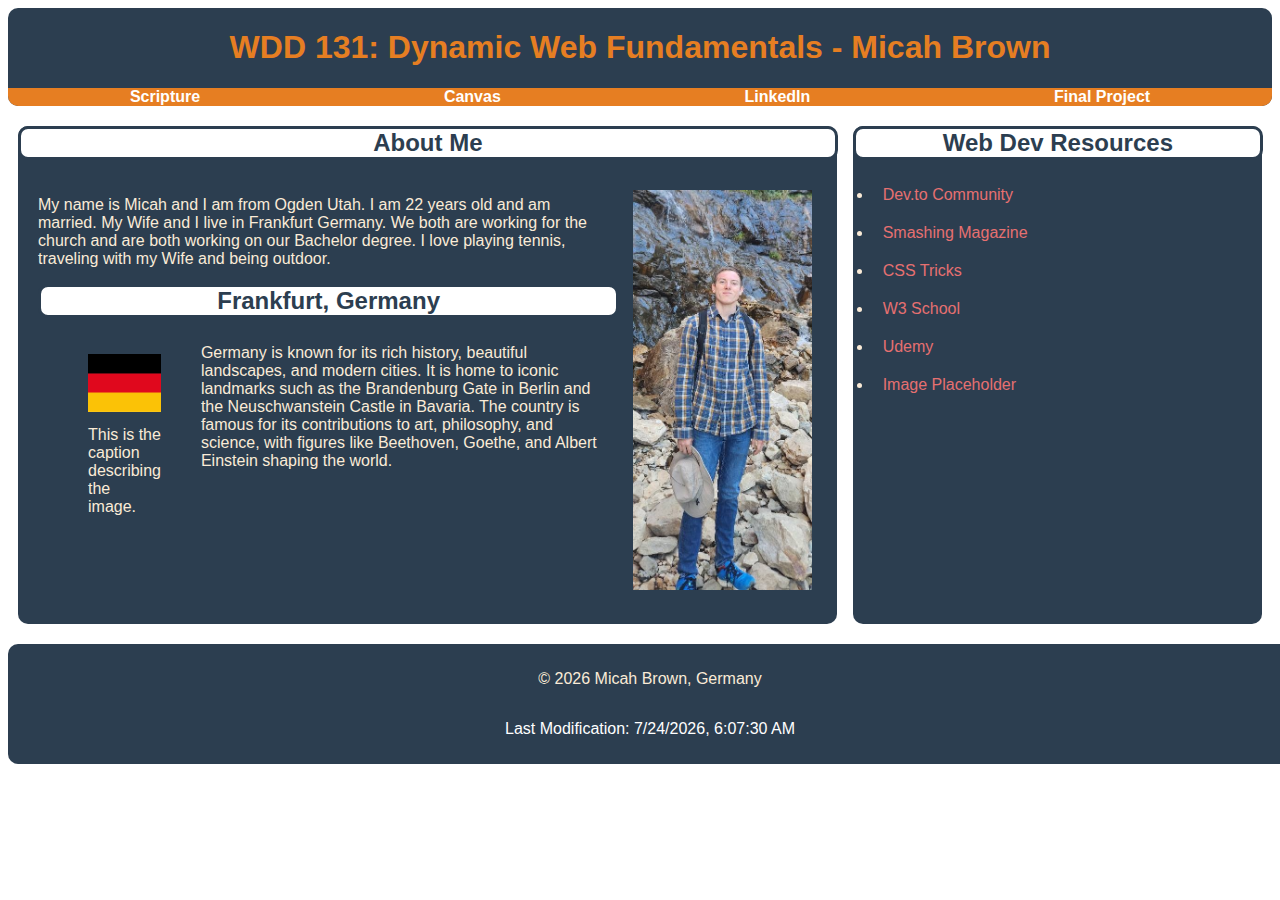
<file: index.html>
<!DOCTYPE html>
<html lang="en-US">
    <head>
        <meta charset="utf-8">
        <meta name="description" content="WDD 131 – Dynamic Web Fundamentals, Micah Brown, about me page showing the skills I learned previously">
        <meta name="author" content="Micah Brown">
        <meta name="viewport" content="width=device-width,initial-scale=1.0">
        <link rel="stylesheet" href="styles/base.css">
        <title>WDD 131 – Dynamic Web Fundamentals - Micah Brown</title>
        <script src="scripts/getdates.js" defer></script>
    </head>
    <body>
        <header>
            <h1>WDD 131: Dynamic Web Fundamentals - Micah Brown</h1>
            <nav class="navheader">
                <a href="https://www.churchofjesuschrist.org/study/scriptures/bofm/1-ne/3?lang=eng&id=p7#p7" target="_blank">Scripture</a>
                <a href="https://byupw.instructure.com/">Canvas</a>
                <a href="www.linkedin.com/in/micah-brown-8844892ba">LinkedIn</a>
                <a href="#">Final Project</a>
            </nav>
        </header>
        <main>
            <div class="cardcontainer">
                <section class="card">
                    <h2>About Me</h2>
                    <div class="aboutmecontainer">
                        <div>
                            <p>
                                My name is Micah and I am from Ogden Utah. I am 22 years old and am married. My Wife and I live in Frankfurt Germany.
                                We both are working for the church and are both working on our Bachelor degree. I love playing tennis, traveling with my Wife
                                and being outdoor.
                            </p>
                            <h2>Frankfurt, Germany</h2>
                            <div class="aboutme">
                                <figure>
                                    <img src="images/german-flag.png" alt="Country Flag">
                                    <figcaption>This is the caption describing the image.</figcaption>
                                </figure>
                                <p>
                                    Germany is known for its rich history, beautiful landscapes, and modern cities. 
                                    It is home to iconic landmarks such as the Brandenburg Gate in Berlin and the 
                                    Neuschwanstein Castle in Bavaria. The country is famous for its contributions to art, 
                                    philosophy, and science, with figures like Beethoven, Goethe, and Albert Einstein shaping the world.
                                </p>
                            </div>
                        </div>
                        <div>
                            <img src="images/profile.jpg" alt="Picture of Me">
                        </div>
                    </div>
                
                </section>
                <section class="card">
                    <h2>Web Dev Resources</h2>
                    <nav>
                        <ul>
                            <li><a href="#">Dev.to Community</a></li>
                            <li><a href="#">Smashing Magazine</a></li>
                            <li><a href="#">CSS Tricks</a></li>
                            <li><a href="#">W3 School</a></li>
                            <li><a href="#">Udemy</a></li>
                            <li><a href="#">Image Placeholder</a></li>
                        </ul>
                    </nav>
                </section>
            </div>

        </main>
        <footer>
            <p>
                <span id="currentyear"></span> Micah Brown, Germany
            </p>
            <p class="lastModified" id="lastModified">
            </p>
        </footer>
    </body>
</html>
</file>
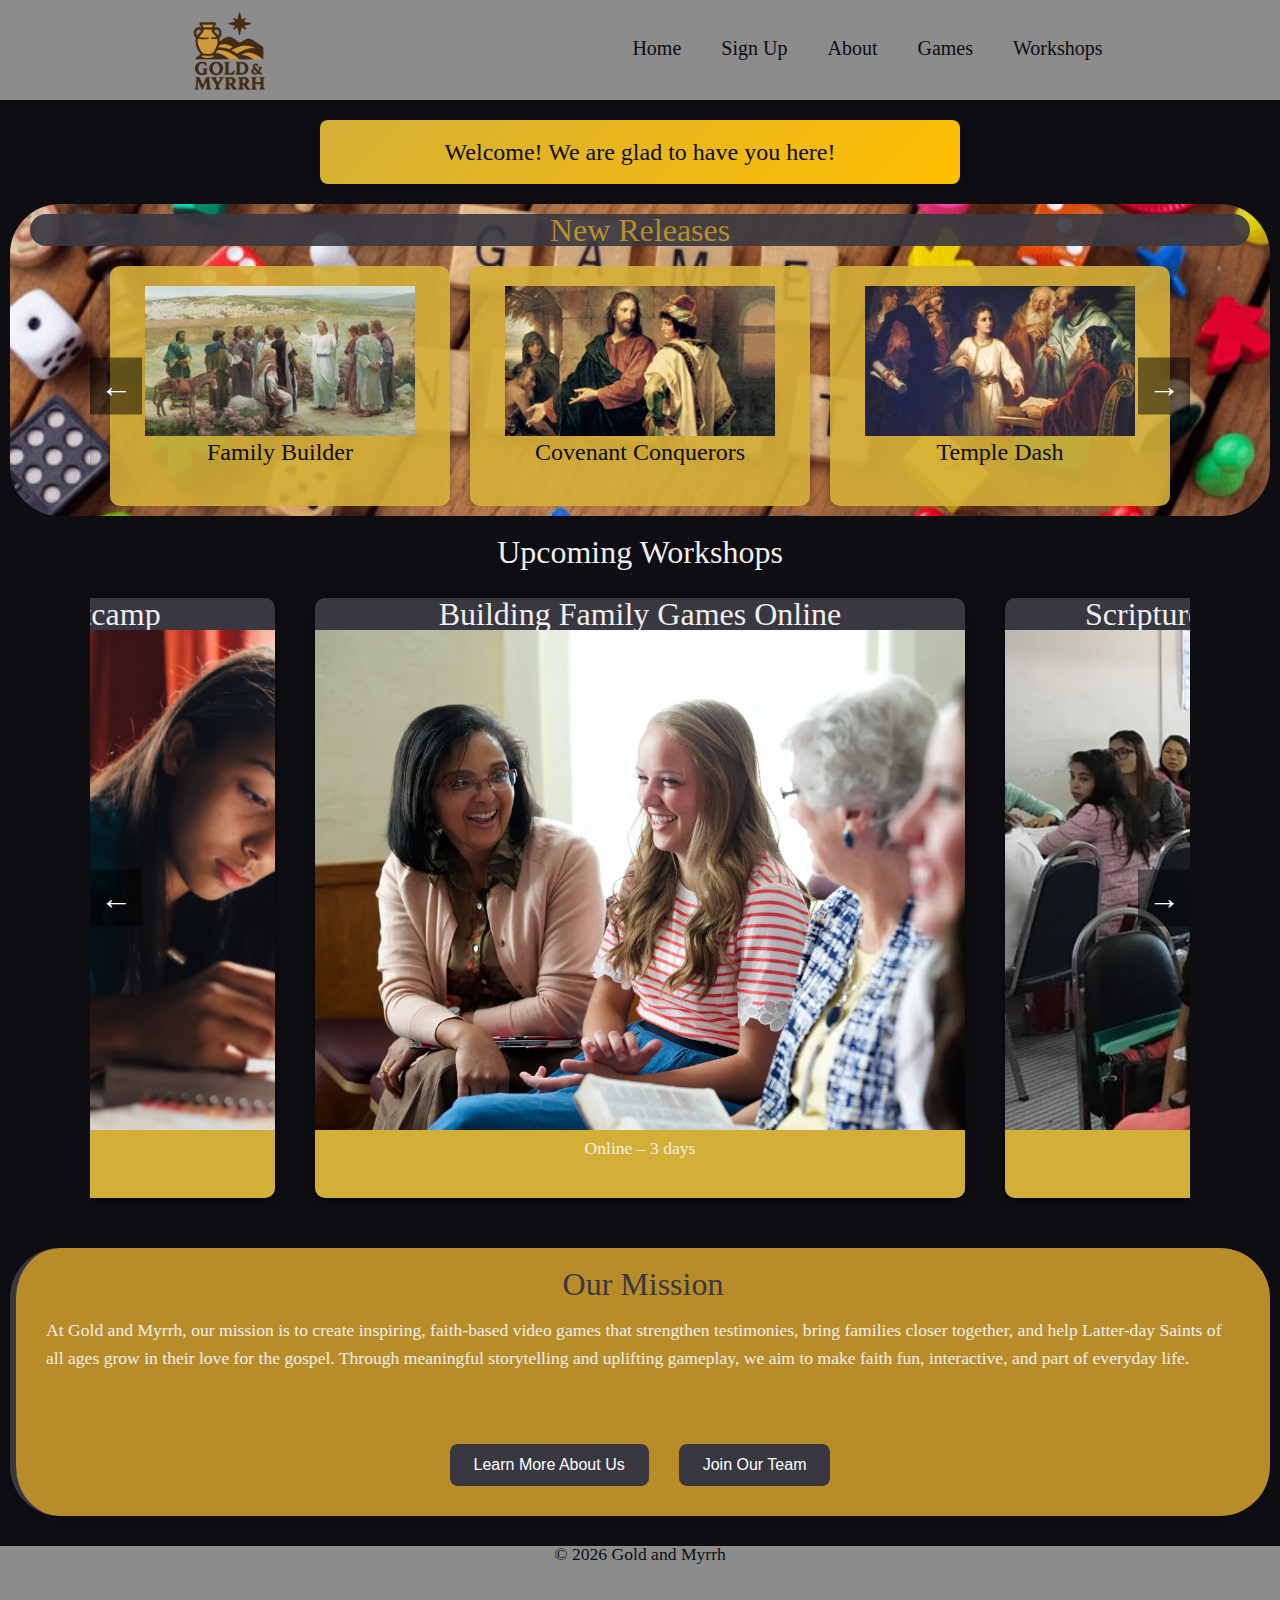
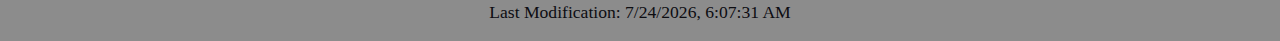
<file: project/index.html>
<!DOCTYPE html>
<html lang="en-US">
    <head>
        <meta charset="utf-8">
        <meta name="description" content="An organization that strives to benefit the LDS community. Home page for Gold and Myrrh">
        <meta name="author" content="Micah Brown">
        <meta name="viewport" content="width=device-width,initial-scale=1.0">

        <!--  Essential META Tags -->
        <meta property="og:title" content="FFM Chamber of Commerce">
        <meta property="og:type" content="website" />
        <meta property="og:image" content="https://mcwise02.github.io/wdd231/chamber/images/frankfurt-germany.jpg">
        <meta property="og:url" content="https://mcwise02.github.io/wdd231/chamber/directory.html">
        <meta name="twitter:card" content="summary_large_image">

        <!--  Non-Essential, But Recommended -->
        <meta property="og:description" content="Building Community and bettering one another along the way.">
        <meta property="og:site_name" content="FFFM Chamber of Commerce">
        <meta name="twitter:image:alt" content="Alt text for image">

        <!--  Non-Essential, But Required for Analytics -->
        <meta property="fb:app_id" content="1111111111" />
        <meta name="twitter:site" content="@ffm-chamber_of_commerce">

        <script src="scripts/interface_interaction.js" defer></script>
        <script src="scripts/getdates.js" defer></script>
        <script src="scripts/carousel.js" defer ></script>
        <script src="scripts/workshops-carousel.js" type="module" ></script>
        <script src="scripts/display_welcome.js" defer ></script>

        <script src="scripts/games.js" type="module"></script>


        <link rel="stylesheet" href="styles/normalize.css">
        <link rel="stylesheet" href="styles/base.css">
        <link rel="stylesheet" href="styles/smaller.css" media="screen and (max-width: 768px)">
        <link rel="stylesheet" href="styles/larger.css" media="screen and (min-width: 769px)">


        <link rel="icon" href="favicon.ico">
        <title>Gold and Myrrh home page</title>
        <link rel="preconnect" href="https://fonts.googleapis.com">
        <link rel="preconnect" href="https://fonts.gstatic.com" crossorigin>
        <link href="https://fonts.googleapis.com/css2?family=Oswald:wght@200..700&family=Roboto:ital,wght@0,100..900;1,100..900&family=Rock+Salt&family=Smooch+Sans:wght@100..900&display=swap" rel="stylesheet">    </head>
    <body>
        <header>
            <img src="images/logo.webp" alt="Gold and Myrrh" loading="lazy">
            <div class="nav-div">
                <button class="ham-button">&#9776;</button>
                <nav>
                    <a class="current-menu-item" href="./index.html">Home</a>
                    <a href="./sign_up.html">Sign Up</a>
                    <a href="./about.html">About</a>
                    <a href="./games.html">Games</a>
                    <a href="./workshops.html">Workshops</a>
                </nav>

            </div>
        </header>
        <main>
            <div id="welcome-message"></div>
            <section id="new-releases">
                <h2>New Releases</h2>
                <div class="carousel-wrapper">
                    <button class="arrow left" onclick="scrollCarousel(-1)">&#8592;</button>
            
                    <div class="carousel-container">
                        <div class="carousel-track" id="carouselTrack">

                        </div>
                    </div>
            
                    <button class="arrow right" onclick="scrollCarousel(1)">&#8594;</button>
                </div>
            </section>
            <section id="upcoming-workshops">
                <h2>Upcoming Workshops</h2>
                <div class="workshop-wrapper">
                    <button class="arrow left" onclick="scrollWorkshop(-1)">&#8592;</button>
            
                    <div class="workshop-container">
                        <div class="workshop-track" id="workshopTrack">
                        </div>
                    </div>
            
                    <button class="arrow right" onclick="scrollWorkshop(1)">&#8594;</button>
                </div>
            </section>
            <section class="mission-section">
                <div class="missiondiv">
                    <h2>Our Mission</h2>
                    <p>
                    At Gold and Myrrh, our mission is to create inspiring, faith-based video games that strengthen testimonies, bring families closer together, and help Latter-day Saints of all ages grow in their love for the gospel. Through meaningful storytelling and uplifting gameplay, we aim to make faith fun, interactive, and part of everyday life.
                    </p>
                
                    <div class="mission-buttons">
                    <button class="gold-btn" onclick="location.href='about.html'">Learn More About Us</button>
                    <button class="myrrh-btn" onclick="location.href='contact.html'">Join Our Team</button>
                    </div>
                </div>
            </section>
              
              

        </main>
        <footer>
            <p>
                <span id="currentyear">Gold and Myrrh</span> </p>
            <p class="lastModified" id="lastModified">

            </p>
        </footer>
    </body>
</html>
</file>
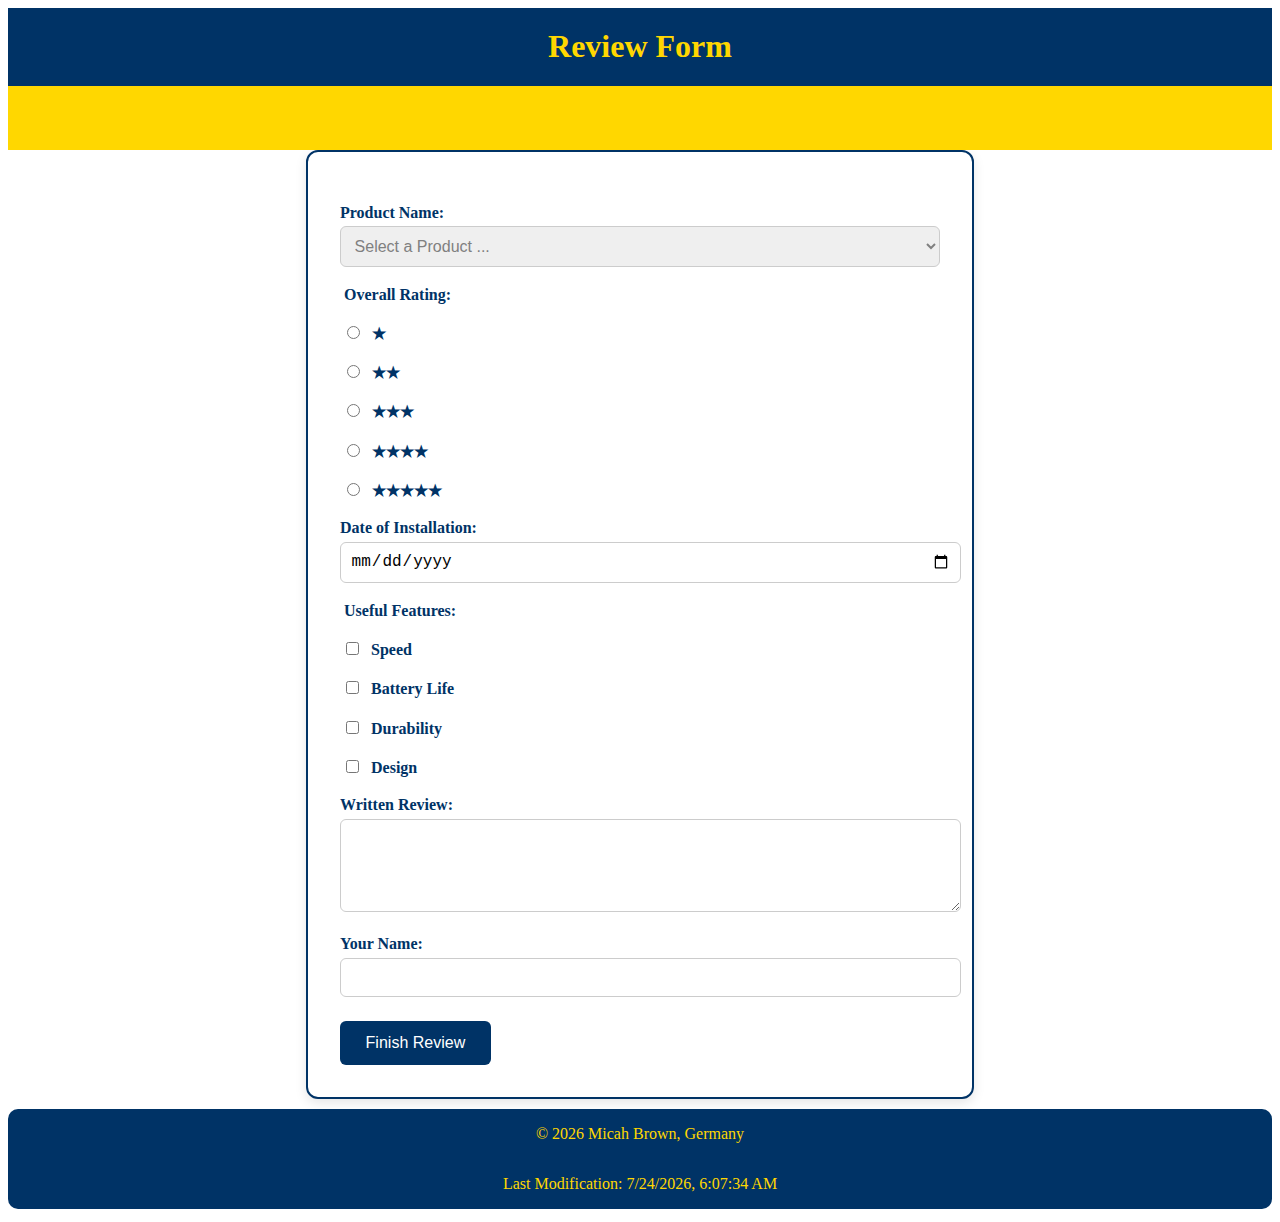
<file: form.html>
<!DOCTYPE html>
<html lang="en-US">
    <head>
        <meta charset="utf-8">
        <meta name="description" content="A form to review our product.">
        <meta name="author" content="Micah Brown">
        <meta name="viewport" content="width=device-width,initial-scale=1.0">

        <link rel="stylesheet" href="styles/temple-base.css">
        <link rel="stylesheet" href="styles/temples.css" media="screen and (max-width: 768px)">
        <link rel="stylesheet" href="styles/temples-large.css" media="screen and (min-width: 769px)">

        <script src="scripts/form.js" type="module"></script>
        <script src="scripts/getdates.js" defer></script>

        <title>Product Form</title>
        <link rel="preconnect" href="https://fonts.googleapis.com">
        <link rel="preconnect" href="https://fonts.gstatic.com" crossorigin>
        <link href="https://fonts.googleapis.com/css2?family=Roboto:ital,wght@0,100..900;1,100..900&family=Rock+Salt&family=Smooch+Sans:wght@100..900&display=swap" rel="stylesheet">
    </head>
    <body>
        <header>
            <div>
                <h1>Review Form</h1>
                <nav>
                    <button id="navButton">=</button>
                    <ul class="menuLinks">
                    </ul>
                </nav>
            </div>
        </header>
        <main>
            <form action="review.html" method="get">
                <label for="productName">Product Name:</label>
                <select id="productName" name="productName" required>
                    <option value="" disabled selected>Select a Product ...</option>
                  </select>

                <!-- Overall Rating -->
                <fieldset>
                <legend>Overall Rating:</legend>
                <label><input type="radio" name="rating" id="star1" value="1" required /> ★</label>
                <label><input type="radio" name="rating" id="star2" value="2" /> ★★</label>
                <label><input type="radio" name="rating" id="star3" value="3" /> ★★★</label>
                <label><input type="radio" name="rating" id="star4" value="4" /> ★★★★</label>
                <label><input type="radio" name="rating" id="star5" value="5" /> ★★★★★</label>
                </fieldset>

                <!-- Date of Installation -->
                <label for="installDate">Date of Installation:</label>
                <input type="date" id="installDate" name="installDate" required />

                <!-- Useful Features -->
                <fieldset>
                <legend>Useful Features:</legend>
                <label><input type="checkbox" id="feature1" name="features" value="Speed" /> Speed</label>
                <label><input type="checkbox" id="feature2" name="features" value="Battery Life" /> Battery Life</label>
                <label><input type="checkbox" id="feature3" name="features" value="Durability" /> Durability</label>
                <label><input type="checkbox" id="feature4" name="features" value="Design" /> Design</label>
                </fieldset>

                <!-- Written Review -->
                <label for="review">Written Review:</label>
                <textarea id="review" name="review" rows="4" cols="50"></textarea>

                <!-- User Name -->
                <label for="username">Your Name:</label>
                <input type="text" id="username" name="username" />

                <!-- Submit -->
                <input type="submit" value="Finish Review" />
            </form>

        </main>
        <footer>
            <p>
                <span id="currentyear"></span> Micah Brown, Germany
            </p>
            <p class="lastModified" id="lastModified">

            </p>
        </footer>
    </body>
</html>
</file>
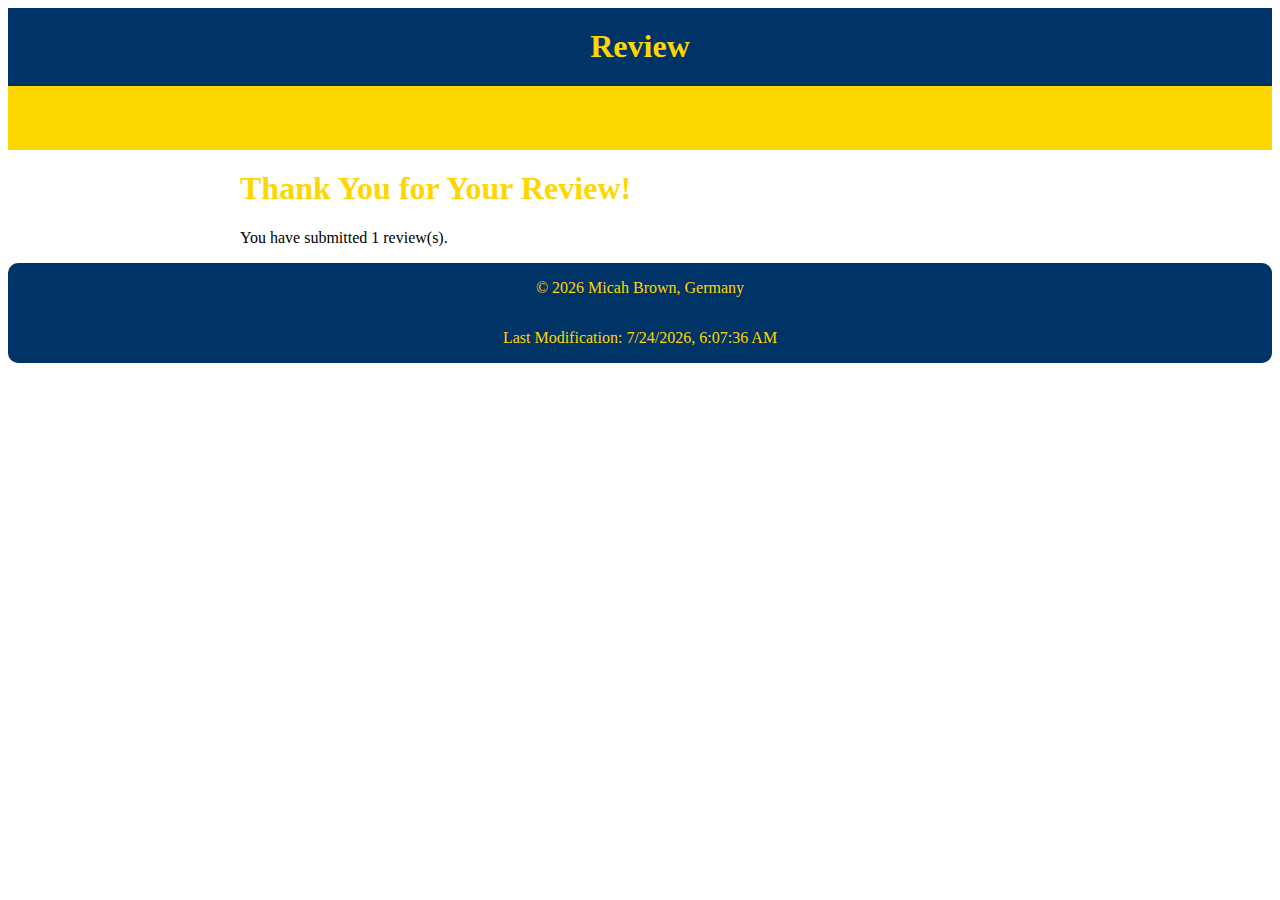
<file: review.html>
<!DOCTYPE html>
<html lang="en-US">
    <head>
        <meta charset="utf-8">
        <meta name="description" content="Thanking the user and displaying the amount of reviews done.">
        <meta name="author" content="Micah Brown">
        <meta name="viewport" content="width=device-width,initial-scale=1.0">

        <link rel="stylesheet" href="styles/temple-base.css">
        <link rel="stylesheet" href="styles/temples.css" media="screen and (max-width: 768px)">
        <link rel="stylesheet" href="styles/temples-large.css" media="screen and (min-width: 769px)">

        <script src="scripts/review.js"></script>
        <script src="scripts/getdates.js" defer></script>

        <title>Review Page</title>
        <link rel="preconnect" href="https://fonts.googleapis.com">
        <link rel="preconnect" href="https://fonts.gstatic.com" crossorigin>
        <link href="https://fonts.googleapis.com/css2?family=Roboto:ital,wght@0,100..900;1,100..900&family=Rock+Salt&family=Smooch+Sans:wght@100..900&display=swap" rel="stylesheet">
    </head>
    <body>
        <header>
            <div>
                <h1>Review</h1>
                <nav>
                    <button id="navButton">=</button>
                    <ul class="menuLinks">

                    </ul>
                </nav>
            </div>
        </header>
        <main>
            <h1>Thank You for Your Review!</h1>
            <p>You have submitted <span id="review-count">0</span> review(s).</p>
          </main>
        <footer>
            <p>
                <span id="currentyear"></span> Micah Brown, Germany
            </p>
            <p class="lastModified" id="lastModified">

            </p>
        </footer>
    </body>
</html>
</file>
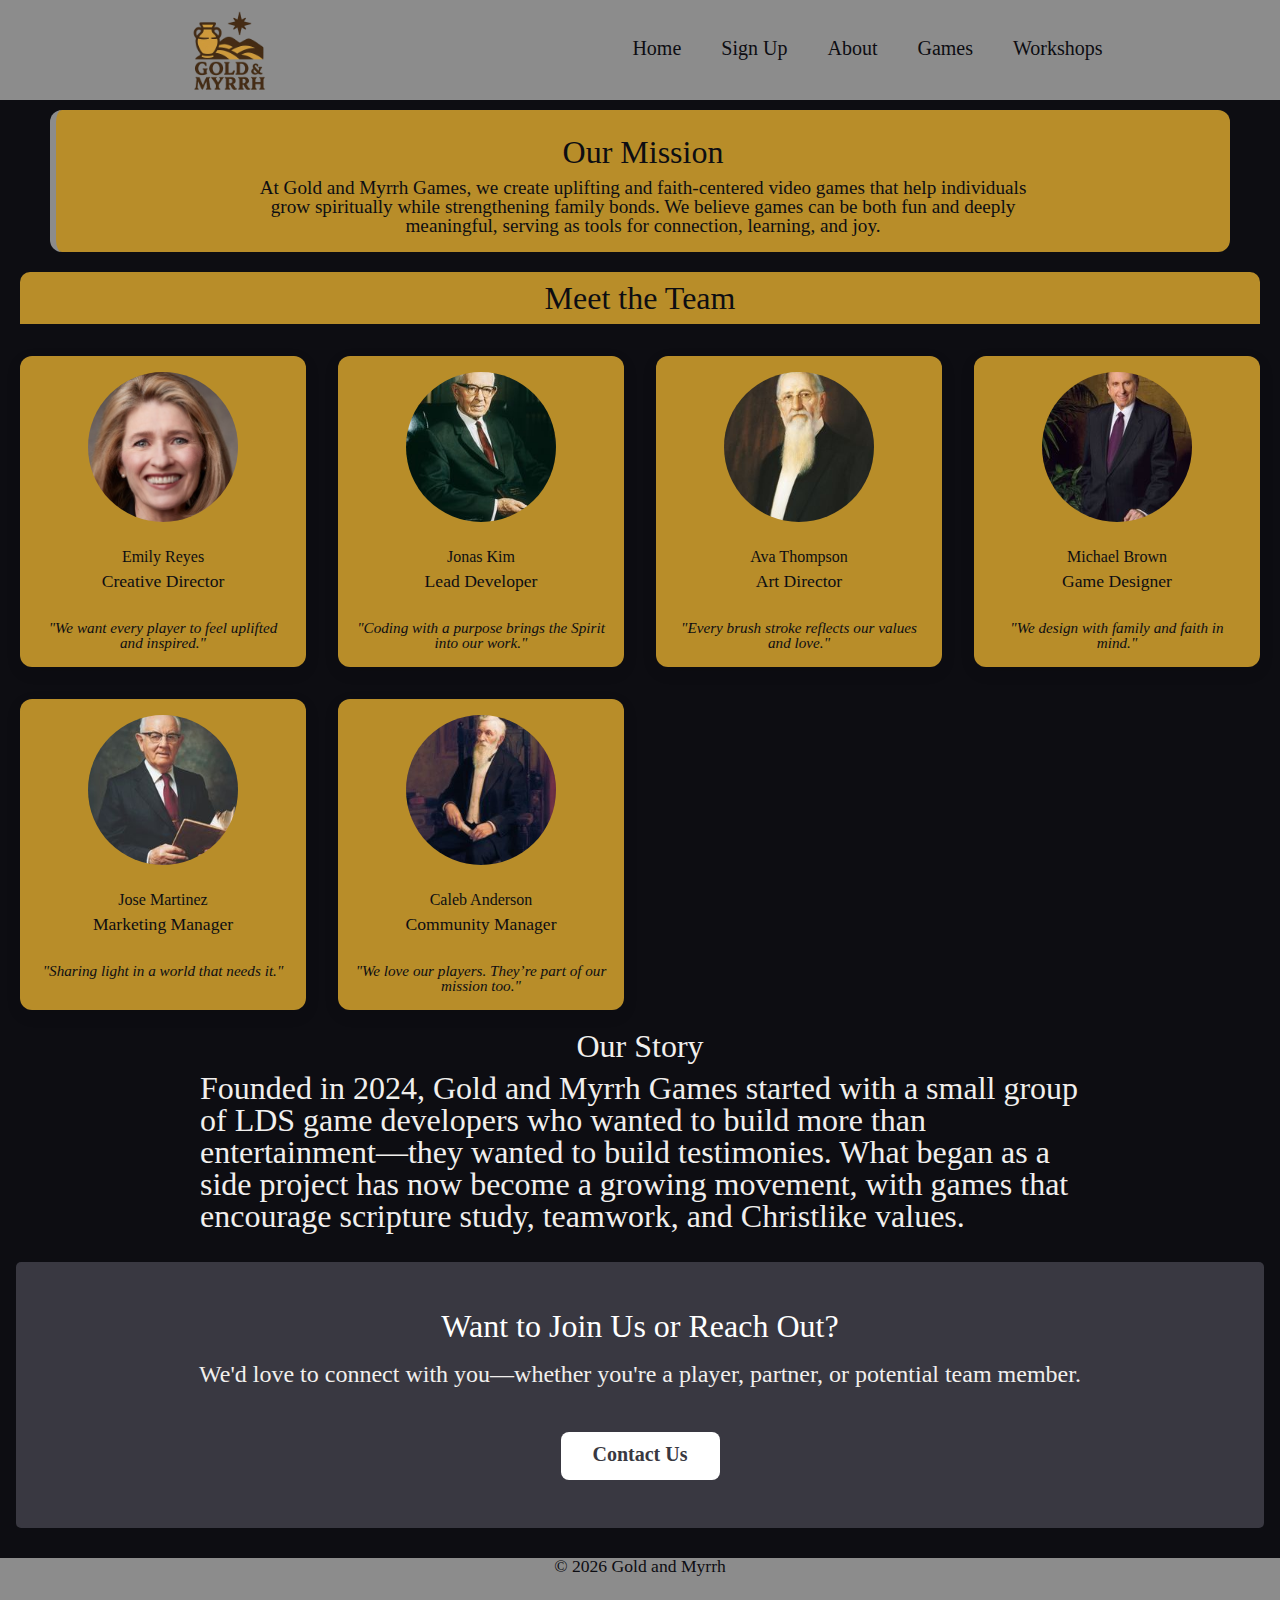
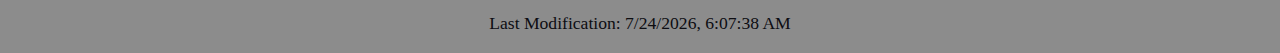
<file: project/about.html>
<!DOCTYPE html>
<html lang="en-US">
    <head>
        <meta charset="utf-8">
        <meta name="description" content="An about page for Gold and Myrrh">
        <meta name="author" content="Micah Brown">
        <meta name="viewport" content="width=device-width,initial-scale=1.0">

        <!--  Essential META Tags -->
        <meta property="og:title" content="FFM Chamber of Commerce">
        <meta property="og:type" content="website" />
        <meta property="og:image" content="https://mcwise02.github.io/wdd231/chamber/images/frankfurt-germany.jpg">
        <meta property="og:url" content="https://mcwise02.github.io/wdd231/chamber/directory.html">
        <meta name="twitter:card" content="summary_large_image">

        <!--  Non-Essential, But Recommended -->
        <meta property="og:description" content="Building Community and bettering one another along the way.">
        <meta property="og:site_name" content="FFFM Chamber of Commerce">
        <meta name="twitter:image:alt" content="Alt text for image">

        <!--  Non-Essential, But Required for Analytics -->
        <meta property="fb:app_id" content="1111111111" />
        <meta name="twitter:site" content="@ffm-chamber_of_commerce">

        <script src="scripts/interface_interaction.js" defer></script>
        <script src="scripts/getdates.js" defer></script>
        <script src="scripts/employees.js" defer></script>


        <link rel="stylesheet" href="styles/normalize.css">
        <link rel="stylesheet" href="styles/base.css">
        <link rel="stylesheet" href="styles/smaller.css" media="screen and (max-width: 768px)">
        <link rel="stylesheet" href="styles/larger.css" media="screen and (min-width: 769px)">


        <link rel="icon" href="favicon.ico">
        <title>About Page</title>
        <link rel="preconnect" href="https://fonts.googleapis.com">
        <link rel="preconnect" href="https://fonts.gstatic.com" crossorigin>
        <link href="https://fonts.googleapis.com/css2?family=Oswald:wght@200..700&family=Roboto:ital,wght@0,100..900;1,100..900&family=Rock+Salt&family=Smooch+Sans:wght@100..900&display=swap" rel="stylesheet">    </head>
    <body>
        <header>
            <img src="images/logo.webp" alt="Gold and Myrrh" loading="lazy">
            <div class="nav-div">
                <button class="ham-button">&#9776;</button>
                <nav>
                    <a  href="./index.html">Home</a>
                    <a href="./sign_up.html">Sign Up</a>
                    <a class="current-menu-item" href="./about.html">About</a>
                    <a href="./games.html">Games</a>
                    <a href="./workshops.html">Workshops</a>
                </nav>

            </div>
        </header>
        <main>
            <section class="mission">
                <h2>Our Mission</h2>
                <p>At Gold and Myrrh Games, we create uplifting and faith-centered video games that help individuals grow spiritually while strengthening family bonds. We believe games can be both fun and deeply meaningful, serving as tools for connection, learning, and joy.</p>
              </section>
            
              <section class="team-sec">
                <h2>Meet the Team</h2>
                <div class="team">

                </div>
              </section>
            
              <section class="history">
                <h2>Our Story</h2>
                <p>Founded in 2024, Gold and Myrrh Games started with a small group of LDS game developers who wanted to build more than entertainment—they wanted to build testimonies. What began as a side project has now become a growing movement, with games that encourage scripture study, teamwork, and Christlike values.</p>
              </section>
            
              <section class="cta">
                <h2>Want to Join Us or Reach Out?</h2>
                <p>We'd love to connect with you—whether you're a player, partner, or potential team member.</p>
                <a href="./contact.html">Contact Us</a>
              </section>              
              

        </main>
        <footer>
            <p>
                <span id="currentyear">Gold and Myrrh</span> </p>
            <p class="lastModified" id="lastModified">

            </p>
        </footer>
    </body>
</html>
</file>
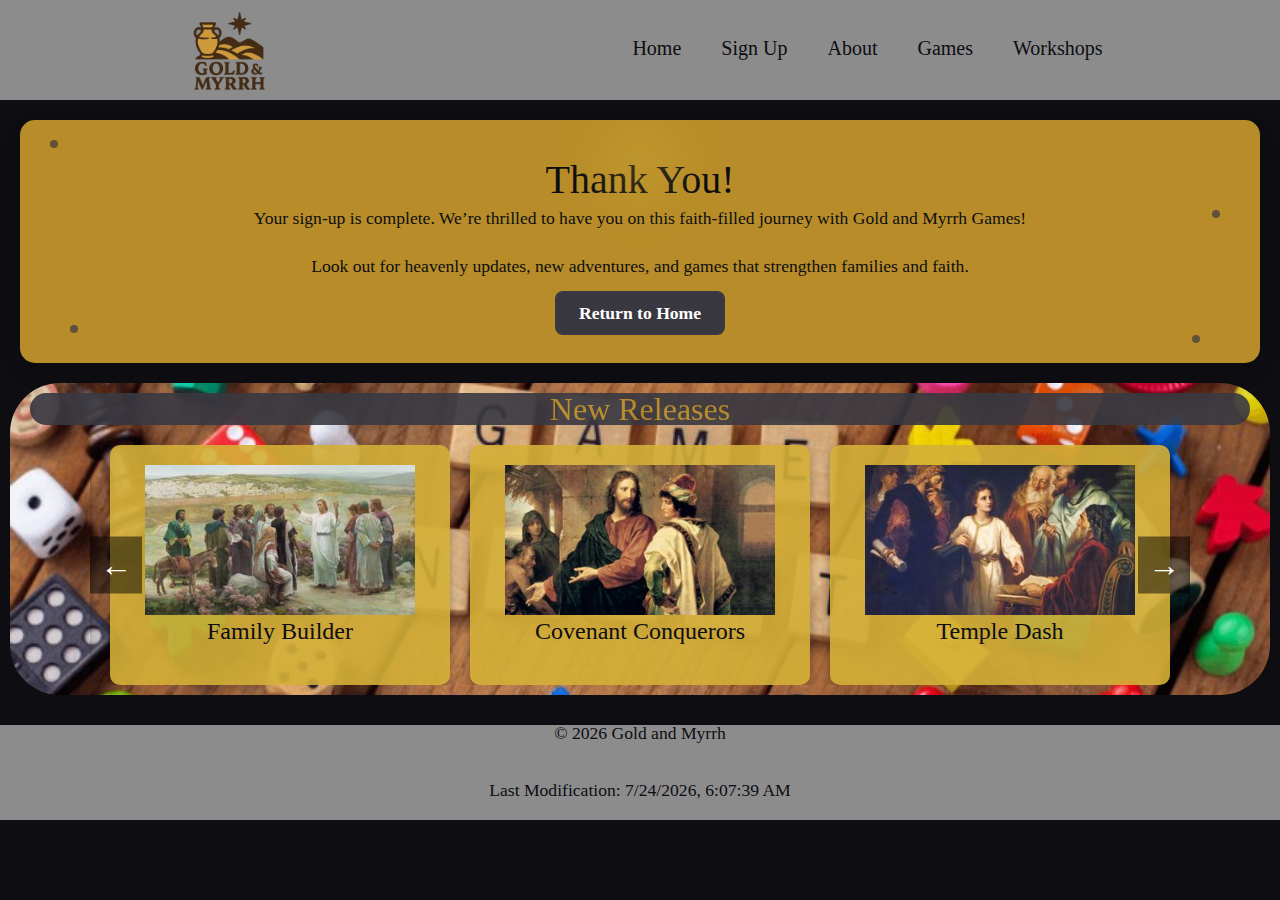
<file: project/confimation.html>
<!DOCTYPE html>
<html lang="en-US">
    <head>
        <meta charset="utf-8">
        <meta name="description" content="A page to confirm the Sign Up.">
        <meta name="author" content="Micah Brown">
        <meta name="viewport" content="width=device-width,initial-scale=1.0">

        <!--  Essential META Tags -->
        <meta property="og:title" content="FFM Chamber of Commerce">
        <meta property="og:type" content="website" />
        <meta property="og:image" content="https://mcwise02.github.io/wdd231/chamber/images/frankfurt-germany.jpg">
        <meta property="og:url" content="https://mcwise02.github.io/wdd231/chamber/directory.html">
        <meta name="twitter:card" content="summary_large_image">

        <!--  Non-Essential, But Recommended -->
        <meta property="og:description" content="Building Community and bettering one another along the way.">
        <meta property="og:site_name" content="FFFM Chamber of Commerce">
        <meta name="twitter:image:alt" content="Alt text for image">

        <!--  Non-Essential, But Required for Analytics -->
        <meta property="fb:app_id" content="1111111111" />
        <meta name="twitter:site" content="@ffm-chamber_of_commerce">

        <script src="scripts/interface_interaction.js" defer></script>
        <script src="scripts/getdates.js" defer></script>
        <script src="scripts/carousel.js" type="module"></script>


        <link rel="stylesheet" href="styles/normalize.css">
        <link rel="stylesheet" href="styles/base.css">
        <link rel="stylesheet" href="styles/smaller.css" media="screen and (max-width: 768px)">
        <link rel="stylesheet" href="styles/larger.css" media="screen and (min-width: 769px)">


        <link rel="icon" href="favicon.ico">
        <title>Signup Confirmation</title>
        <link rel="preconnect" href="https://fonts.googleapis.com">
        <link rel="preconnect" href="https://fonts.gstatic.com" crossorigin>
        <link href="https://fonts.googleapis.com/css2?family=Oswald:wght@200..700&family=Roboto:ital,wght@0,100..900;1,100..900&family=Rock+Salt&family=Smooch+Sans:wght@100..900&display=swap" rel="stylesheet">    </head>
    <body>
        <header>
            <img src="images/logo.webp" alt="Gold and Myrrh" loading="lazy">
            <div class="nav-div">
                <button class="ham-button">&#9776;</button>
                <nav>
                    <a  href="./index.html">Home</a>
                    <a class="current-menu-item" href="./sign_up.html">Sign Up</a>
                    <a href="./about.html">About</a>
                    <a href="./games.html">Games</a>
                    <a href="./workshops.html">Workshops</a>
                </nav>

            </div>
        </header>
        <main>
            

            <div class="thank-you-container">
                <div class="halo"></div>
                <h1>Thank You!</h1>
                <p>Your sign-up is complete. We’re thrilled to have you on this faith-filled journey with Gold and Myrrh Games!</p>
                <p>Look out for heavenly updates, new adventures, and games that strengthen families and faith.</p>
                
                <a href="./index.html" class="btn-home">Return to Home</a>
            
                <!-- Random sparkles -->
                <div class="sparkle" style="top: 20px; left: 30px;"></div>
                <div class="sparkle" style="top: 90px; right: 40px;"></div>
                <div class="sparkle" style="bottom: 30px; left: 50px;"></div>
                <div class="sparkle" style="bottom: 20px; right: 60px;"></div>
            </div>
              
            <section id="new-releases">
                <h2>New Releases</h2>
                <div class="carousel-wrapper">
                    <button class="arrow left" onclick="scrollCarousel(-1)">&#8592;</button>
            
                    <div class="carousel-container">
                        <div class="carousel-track" id="carouselTrack">
                        </div>
                    </div>
            
                    <button class="arrow right" onclick="scrollCarousel(1)">&#8594;</button>
                </div>
            </section>

        </main>
        <footer>
            <p>
                <span id="currentyear">Gold and Myrrh</span> </p>
            <p class="lastModified" id="lastModified">

            </p>
        </footer>
    </body>
</html>
</file>
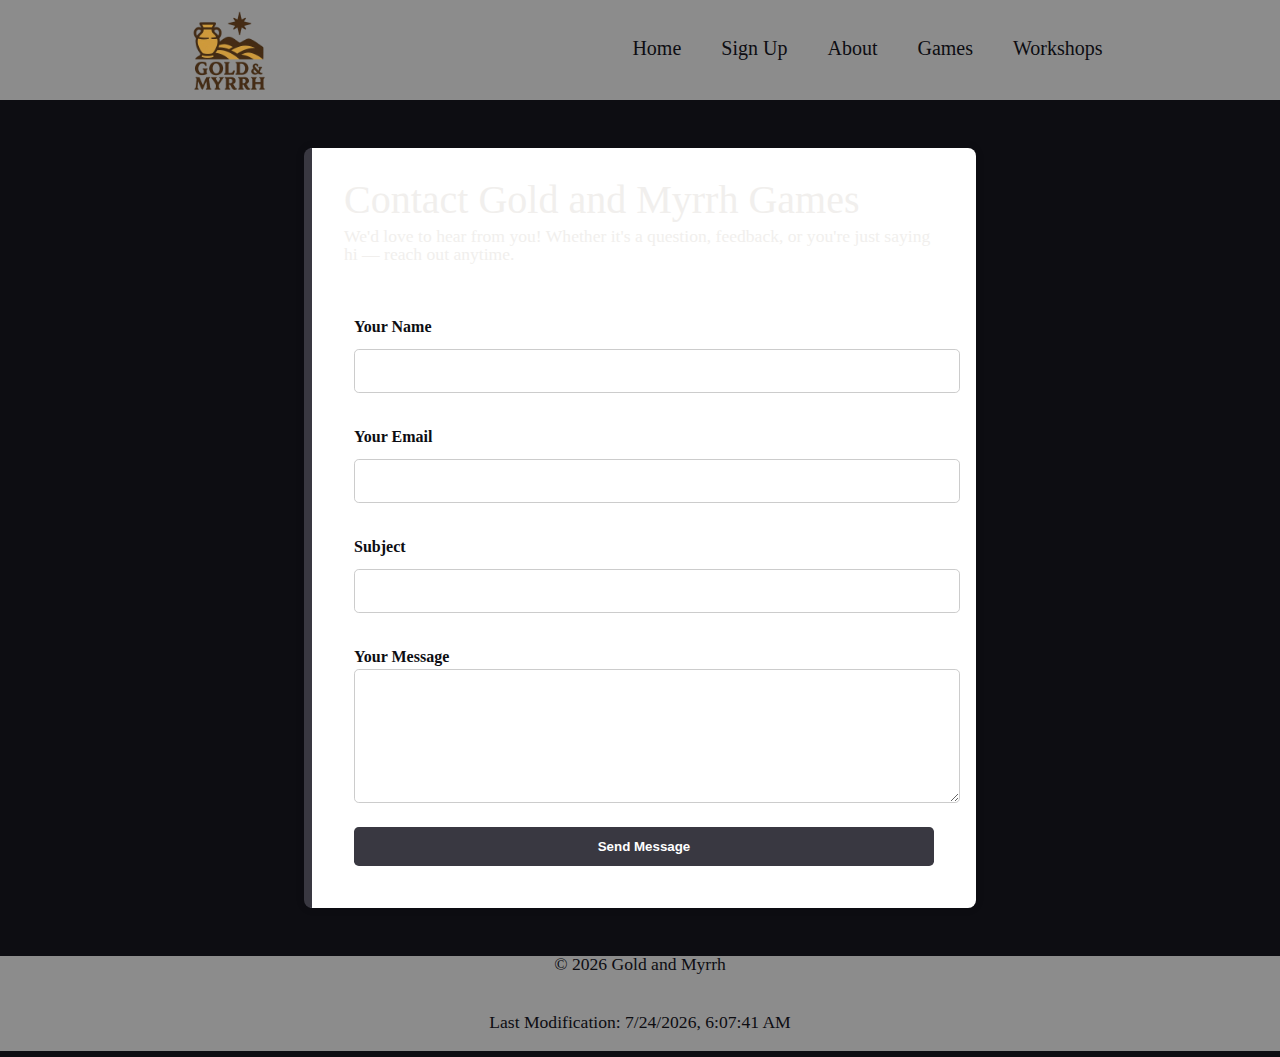
<file: project/contact.html>
<!DOCTYPE html>
<html lang="en-US">
    <head>
        <meta charset="utf-8">
        <meta name="description" content="A page to get in contact with the Gold and Myrrh employees">
        <meta name="author" content="Micah Brown">
        <meta name="viewport" content="width=device-width,initial-scale=1.0">

        <!--  Essential META Tags -->
        <meta property="og:title" content="FFM Chamber of Commerce">
        <meta property="og:type" content="website" />
        <meta property="og:image" content="https://mcwise02.github.io/wdd231/chamber/images/frankfurt-germany.jpg">
        <meta property="og:url" content="https://mcwise02.github.io/wdd231/chamber/directory.html">
        <meta name="twitter:card" content="summary_large_image">

        <!--  Non-Essential, But Recommended -->
        <meta property="og:description" content="Building Community and bettering one another along the way.">
        <meta property="og:site_name" content="FFFM Chamber of Commerce">
        <meta name="twitter:image:alt" content="Alt text for image">

        <!--  Non-Essential, But Required for Analytics -->
        <meta property="fb:app_id" content="1111111111" />
        <meta name="twitter:site" content="@ffm-chamber_of_commerce">

        <script src="scripts/interface_interaction.js" defer></script>
        <script src="scripts/getdates.js" defer></script>

        <link rel="stylesheet" href="styles/normalize.css">
        <link rel="stylesheet" href="styles/base.css">
        <link rel="stylesheet" href="styles/smaller.css" media="screen and (max-width: 768px)">
        <link rel="stylesheet" href="styles/larger.css" media="screen and (min-width: 769px)">


        <link rel="icon" href="favicon.ico">
        <title>Contact Page</title>
        <link rel="preconnect" href="https://fonts.googleapis.com">
        <link rel="preconnect" href="https://fonts.gstatic.com" crossorigin>
        <link href="https://fonts.googleapis.com/css2?family=Oswald:wght@200..700&family=Roboto:ital,wght@0,100..900;1,100..900&family=Rock+Salt&family=Smooch+Sans:wght@100..900&display=swap" rel="stylesheet">    </head>
    <body>
        <header>
            <img src="images/logo.webp" alt="Gold and Myrrh" loading="lazy">
            <div class="nav-div">
                <button class="ham-button">&#9776;</button>
                <nav>
                    <a  href="./index.html">Home</a>
                    <a href="./sign_up.html">Sign Up</a>
                    <a class="current-menu-item" href="./about.html">About</a>
                    <a href="./games.html">Games</a>
                    <a href="./workshops.html">Workshops</a>
                </nav>

            </div>
        </header>
        <main class="contact-container">
            <h1>Contact Gold and Myrrh Games</h1>
            <p>We'd love to hear from you! Whether it's a question, feedback, or you're just saying hi — reach out anytime.</p>
            <div id="thank-you-message" class="thank-you"></div>
            <form class="contact-form">
              <label for="name">Your Name</label>
              <input type="text" id="name" name="name" required>
        
              <label for="email">Your Email</label>
              <input type="email" id="email" name="email" required>
        
              <label for="subject">Subject</label>
              <input type="text" id="subject" name="subject" required>
        
              <label for="message">Your Message</label>
              <textarea id="message" name="message" rows="6" required></textarea>
        
              <button type="submit">Send Message</button>
            </form>
          </main>
        <footer>
            <p>
                <span id="currentyear">Gold and Myrrh</span> </p>
            <p class="lastModified" id="lastModified">

            </p>
        </footer>
    </body>
</html>
</file>
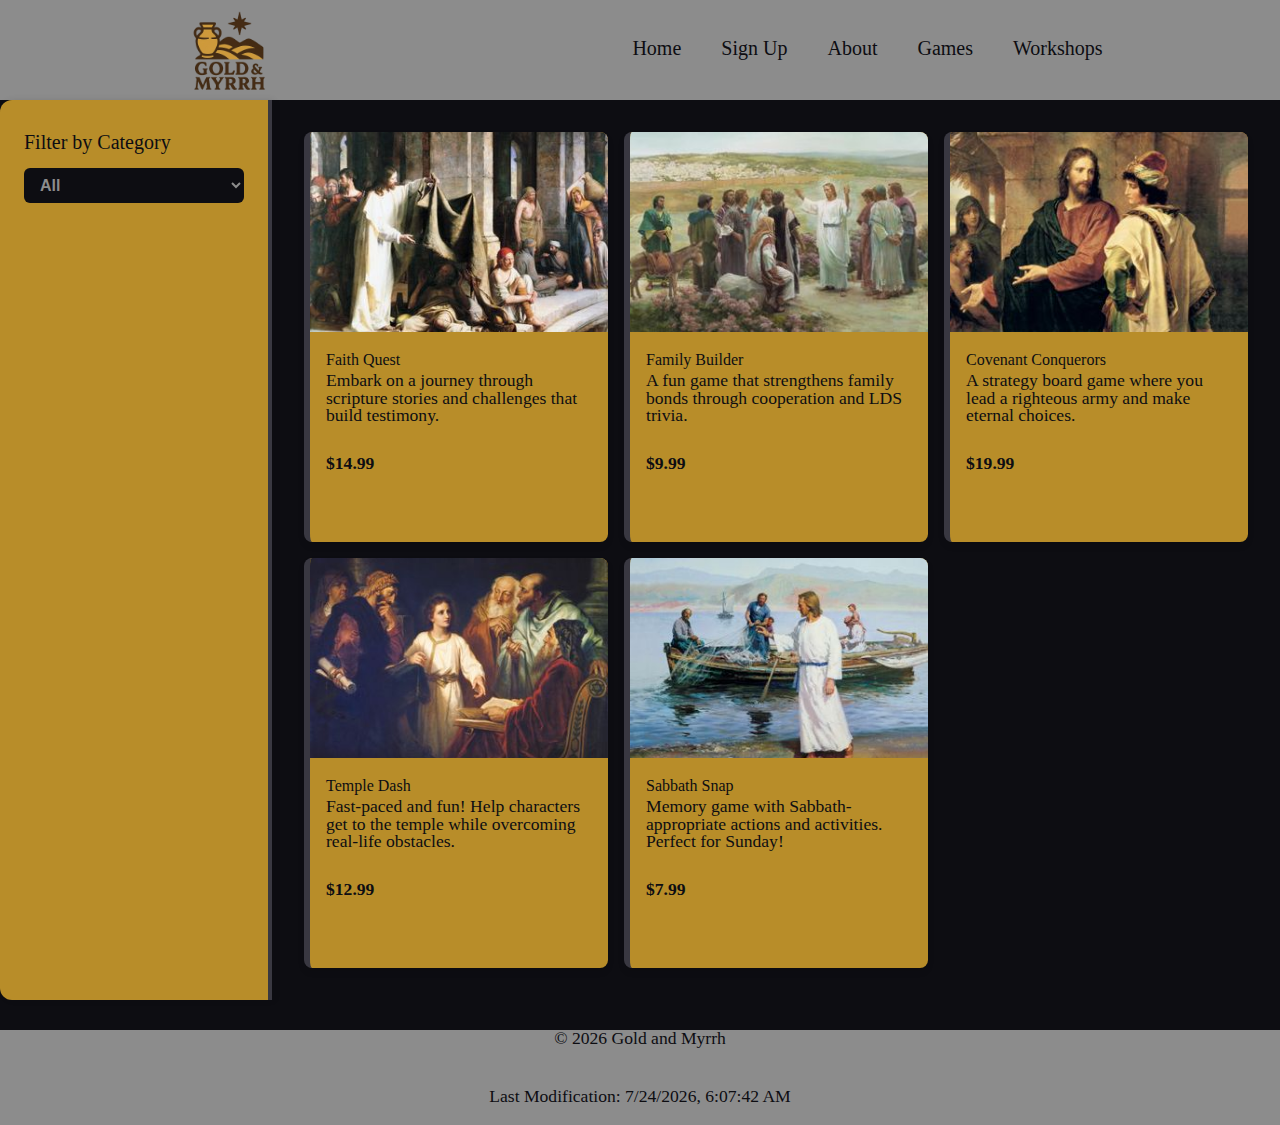
<file: project/games.html>
<!DOCTYPE html>
<html lang="en-US">
    <head>
        <meta charset="utf-8">
        <meta name="description" content="A page that displays all of the games that have been created">
        <meta name="author" content="Micah Brown">
        <meta name="viewport" content="width=device-width,initial-scale=1.0">

        <!--  Essential META Tags -->
        <meta property="og:title" content="FFM Chamber of Commerce">
        <meta property="og:type" content="website" />
        <meta property="og:image" content="https://mcwise02.github.io/wdd231/chamber/images/frankfurt-germany.jpg">
        <meta property="og:url" content="https://mcwise02.github.io/wdd231/chamber/directory.html">
        <meta name="twitter:card" content="summary_large_image">

        <!--  Non-Essential, But Recommended -->
        <meta property="og:description" content="Building Community and bettering one another along the way.">
        <meta property="og:site_name" content="FFFM Chamber of Commerce">
        <meta name="twitter:image:alt" content="Alt text for image">

        <!--  Non-Essential, But Required for Analytics -->
        <meta property="fb:app_id" content="1111111111" />
        <meta name="twitter:site" content="@ffm-chamber_of_commerce">

        <script src="scripts/games.js" type="module"></script>
        <script src="scripts/getdates.js" defer></script>
        <script src="scripts/interface_interaction.js" defer></script>

        <link rel="stylesheet" href="styles/normalize.css">
        <link rel="stylesheet" href="styles/base.css">
        <link rel="stylesheet" href="styles/smaller.css" media="screen and (max-width: 768px)">
        <link rel="stylesheet" href="styles/larger.css" media="screen and (min-width: 769px)">


        <link rel="icon" href="favicon.ico">
        <title>All Games Page</title>
        <link rel="preconnect" href="https://fonts.googleapis.com">
        <link rel="preconnect" href="https://fonts.gstatic.com" crossorigin>
        <link href="https://fonts.googleapis.com/css2?family=Oswald:wght@200..700&family=Roboto:ital,wght@0,100..900;1,100..900&family=Rock+Salt&family=Smooch+Sans:wght@100..900&display=swap" rel="stylesheet">    </head>
    <body>
        <header>
            <img src="images/logo.webp" alt="Gold and Myrrh" loading="lazy">
            <div class="nav-div">
                <button class="ham-button">&#9776;</button>
                <nav>
                    <a  href="./index.html">Home</a>
                    <a href="./sign_up.html">Sign Up</a>
                    <a  href="./about.html">About</a>
                    <a class="current-menu-item" href="./games.html">Games</a>
                    <a href="./workshops.html">Workshops</a>
                </nav>

            </div>
        </header>
        <main class="games-page">
            <aside class="filter-bar">
              <h3>Filter by Category</h3>
              <select id="categoryFilter">
                <option value="All">All</option>
                <option value="Family">Family</option>
                <option value="Faith">Faith</option>
                <option value="Strategy">Strategy</option>
              </select>
            </aside>
        
            <section class="games-container" id="gamesContainer">
              <!-- Games will be injected here by JavaScript -->
            </section>
          </main>
        <footer>
            <p>
                <span id="currentyear">Gold and Myrrh</span> </p>
            <p class="lastModified" id="lastModified">

            </p>
        </footer>
    </body>
</html>
</file>
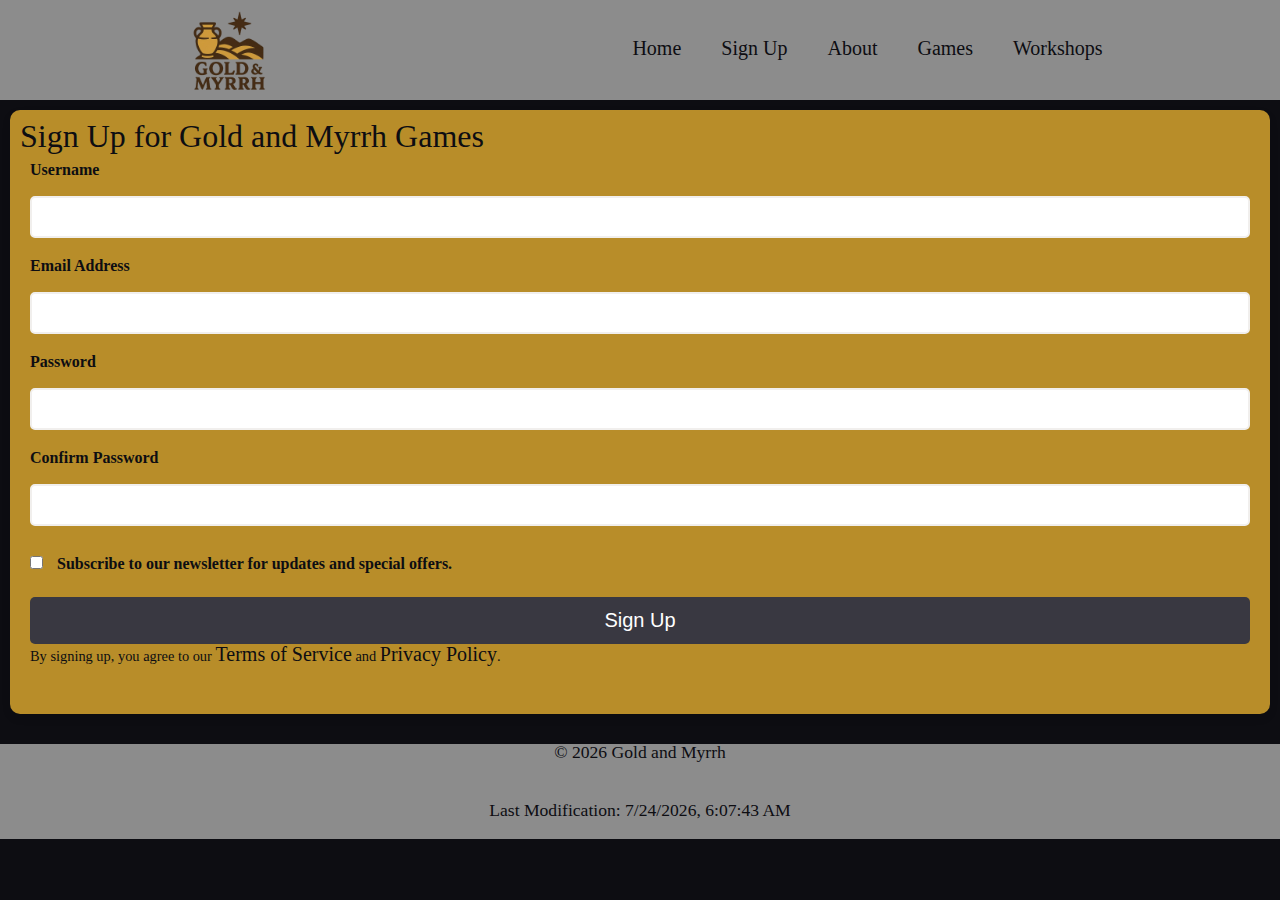
<file: project/sign_up.html>
<!DOCTYPE html>
<html lang="en-US">
    <head>
        <meta charset="utf-8">
        <meta name="description" content="A page to signup for news letter and make an account with Gold and Myrrh">
        <meta name="author" content="Micah Brown">
        <meta name="viewport" content="width=device-width,initial-scale=1.0">

        <!--  Essential META Tags -->
        <meta property="og:title" content="FFM Chamber of Commerce">
        <meta property="og:type" content="website" />
        <meta property="og:image" content="https://mcwise02.github.io/wdd231/chamber/images/frankfurt-germany.jpg">
        <meta property="og:url" content="https://mcwise02.github.io/wdd231/chamber/directory.html">
        <meta name="twitter:card" content="summary_large_image">

        <!--  Non-Essential, But Recommended -->
        <meta property="og:description" content="Building Community and bettering one another along the way.">
        <meta property="og:site_name" content="FFFM Chamber of Commerce">
        <meta name="twitter:image:alt" content="Alt text for image">

        <!--  Non-Essential, But Required for Analytics -->
        <meta property="fb:app_id" content="1111111111" />
        <meta name="twitter:site" content="@ffm-chamber_of_commerce">

        <script src="scripts/interface_interaction.js" defer></script>
        <script src="scripts/getdates.js" defer></script>

        <link rel="stylesheet" href="styles/normalize.css">
        <link rel="stylesheet" href="styles/base.css">
        <link rel="stylesheet" href="styles/smaller.css" media="screen and (max-width: 768px)">
        <link rel="stylesheet" href="styles/larger.css" media="screen and (min-width: 769px)">


        <link rel="icon" href="favicon.ico">
        <title>Sign up Page</title>
        <link rel="preconnect" href="https://fonts.googleapis.com">
        <link rel="preconnect" href="https://fonts.gstatic.com" crossorigin>
        <link href="https://fonts.googleapis.com/css2?family=Oswald:wght@200..700&family=Roboto:ital,wght@0,100..900;1,100..900&family=Rock+Salt&family=Smooch+Sans:wght@100..900&display=swap" rel="stylesheet">    </head>
    <body>
        <header>
            <img src="images/logo.webp" alt="Gold and Myrrh" loading="lazy">
            <div class="nav-div">
                <button class="ham-button">&#9776;</button>
                <nav>
                    <a  href="./index.html">Home</a>
                    <a class="current-menu-item" href="./sign_up.html">Sign Up</a>
                    <a href="./about.html">About</a>
                    <a href="./games.html">Games</a>
                    <a href="./workshops.html">Workshops</a>
                </nav>

            </div>
        </header>
        <main>
            <div class="form-container">
                <h2>Sign Up for Gold and Myrrh Games</h2>
        
                <form action="./confimation.html" method="get">
                    <label for="username">Username</label>
                    <input type="text" id="username" name="username" required>
        
                    <label for="email">Email Address</label>
                    <input type="email" id="email" name="email" required>
        
                    <label for="password">Password</label>
                    <input type="password" id="password" name="password" required>
        
                    <label for="confirm-password">Confirm Password</label>
                    <input type="password" id="confirm-password" name="confirm-password" required>
        
                    <label>
                        <input type="checkbox" name="newsletter" id="newsletter"> Subscribe to our newsletter for updates and special offers.
                    </label>
        
                    <button type="submit" class="btn">Sign Up</button>
        
                    <p class="terms">By signing up, you agree to our <a href="#">Terms of Service</a> and <a href="#">Privacy Policy</a>.</p>
                </form>
            </div>
                    

        </main>
        <footer>
            <p>
                <span id="currentyear">Gold and Myrrh</span> </p>
            <p class="lastModified" id="lastModified">

            </p>
        </footer>
    </body>
</html>
</file>
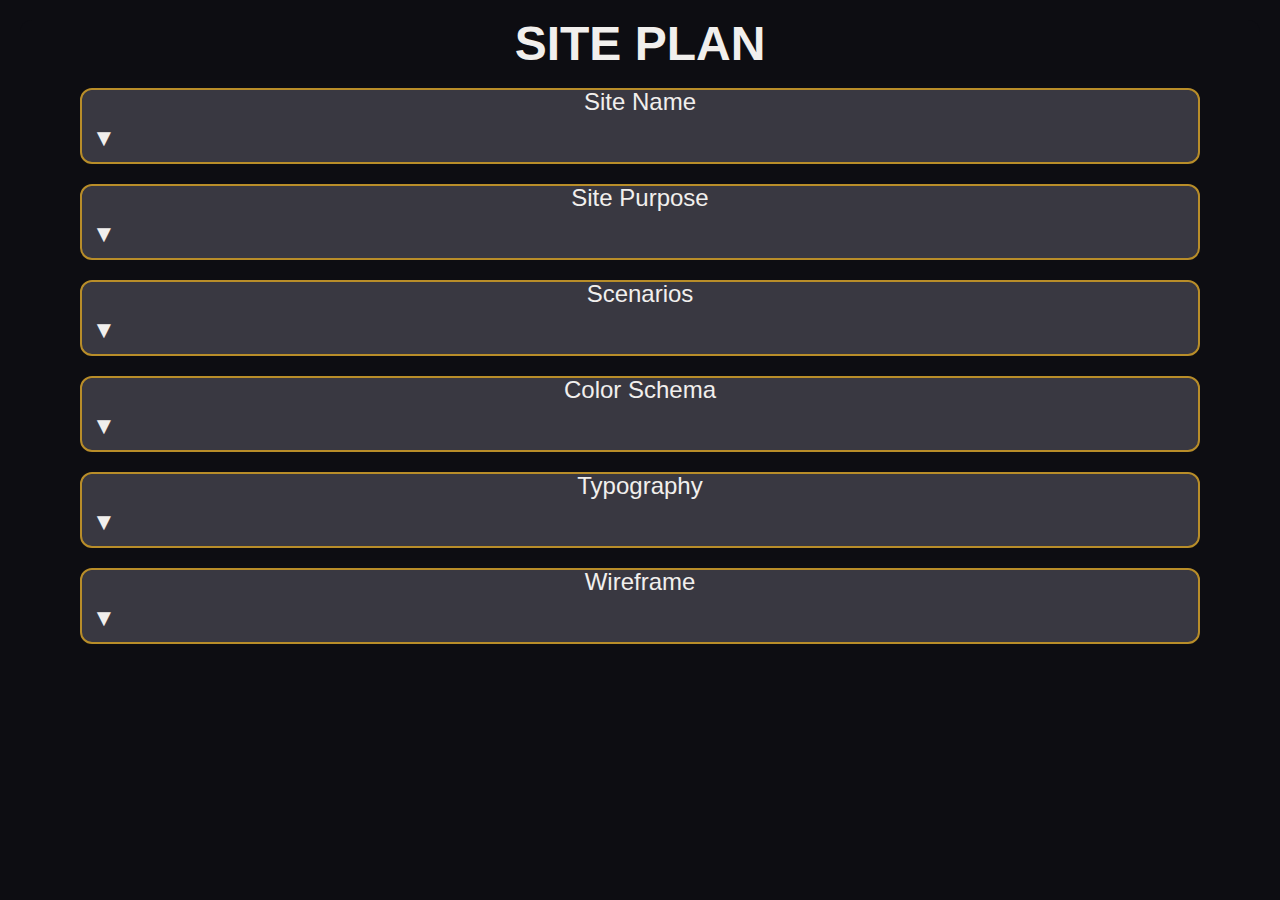
<file: project/siteplan.html>
<!DOCTYPE html>
<html lang="en-US">
    <head>
        <meta charset="utf-8">
        <meta name="description" content="An organization that strives to benefit the community.">
        <meta name="author" content="Micah Brown">
        <meta name="viewport" content="width=device-width,initial-scale=1.0">

        <!--  Essential META Tags -->
        <meta property="og:title" content="FFM Chamber of Commerce">
        <meta property="og:type" content="website" />
        <meta property="og:image" content="https://mcwise02.github.io/wdd231/chamber/images/frankfurt-germany.jpg">
        <meta property="og:url" content="https://mcwise02.github.io/wdd231/chamber/directory.html">
        <meta name="twitter:card" content="summary_large_image">

        <!--  Non-Essential, But Recommended -->
        <meta property="og:description" content="Building Community and bettering one another along the way.">
        <meta property="og:site_name" content="FFFM Chamber of Commerce">
        <meta name="twitter:image:alt" content="Alt text for image">

        <!--  Non-Essential, But Required for Analytics -->
        <meta property="fb:app_id" content="1111111111" />
        <meta name="twitter:site" content="@ffm-chamber_of_commerce">

        <script src="scripts/site_plan.js" defer></script>

        <link rel="stylesheet" href="styles/normalize.css">
        <link rel="stylesheet" href="styles/site-plan_base.css">
        <link rel="stylesheet" href="styles/smaller.css" media="screen and (max-width: 768px)">
        <link rel="stylesheet" href="styles/larger.css" media="screen and (min-width: 769px)">


        <link rel="icon" href="favicon.ico">
        <title>Site Plan</title>
        <link rel="preconnect" href="https://fonts.googleapis.com">
        <link rel="preconnect" href="https://fonts.gstatic.com" crossorigin>
        <link href="https://fonts.googleapis.com/css2?family=Oswald:wght@200..700&family=Roboto:ital,wght@0,100..900;1,100..900&family=Rock+Salt&family=Smooch+Sans:wght@100..900&display=swap" rel="stylesheet">    </head>
    <body>
        <h1 class="title">SITE PLAN</h1>
        <section>
            <div>
                <h1><strong>Site Name</strong></h1>
                <button class="expand-button">&#9660;</button>
            </div>
            <div class="content">
                <h2>Domain: gold-and-myrre.com</h2>
                <p>I chose this site name because it 
                    identifies the name of the company 
                    immediately. This makes it less confusing 
                    for those looking for the website.</p>
            </div>
        </section>
        <section>
            <div>
                <h1>Site Purpose</h1>
                <button class="expand-button">&#9660;</button>
            </div>

            <div class="content">
                <p>This site provides LDS 
                    Video Game themed services, 
                    workshops, and products 
                    focused around game 
                    development and video games 
                    to help people grow their 
                    faith and and conversion. </p>
            </div>
        </section>
        <section>
            <div>
                <h1>Scenarios</h1>
                <button class="expand-button">&#9660;</button>
            </div>

            <div class="content">
                <ul>
                    <li>What kinds of LDS Video Games are there?</li>
                    <li>How do I make video games?</li>
                    <li>How can video games be a positive experience for my child</li>
                    <li>How can video games be a learning experience?</li>
                    <li>How can I get in contact with this company?</li>
                    <li>How can I purchase a game?</li>
                    <li>How can I sign up for a workshop?</li>
                    <li>Where are the workshops?</li>
                </ul>
            </div>
        </section>
        <section>
            <div>
                <h1>Color Schema</h1>
                <button class="expand-button">&#9660;</button>
            </div>

            <div class="content" id="colorscheme">
                <div>
                    <h3>Dark Blue:</h3>
                    <ul>
                        <li>Background Color</li>
                        <li>Footer</li>
                        <li>Input Text</li>
                        <li>Headings (H1, H2, etc.)</li>

                    </ul>
                </div>
                <div>
                    <h3>Light Gray Blue:</h3>
                    <ul>
                        <li>Card Backgrounds</li>
                    </ul>
                </div>    
                <div>
                    <h3>White Gray and Gold:</h3>
                    <ul>
                        <li>Secondary Buttons</li>
                        <li>Links</li>
                        <li>Primary Button Background</li>
                        <li>Borders & Accents</li>
                        <li>Icons & Decorative Elements</li>
                    </ul>
                </div>                
            </div>
        </section>
        <section>
            <div>
                <h1>Typography</h1>
                <button class="expand-button">&#9660;</button>
            </div>
            <div class="content">
                <h2>Font: Oswald</h2>
                <p>The selected font will be used
                    for everything. A bold will be used
                    for emphasis on certain parts of the
                    website, like the h1 title.
                </p>
            </div>
        </section>
        <section>
            <div>
                <h1>Wireframe</h1>
                <button class="expand-button">&#9660;</button>
            </div>
                
            <div class="content" id="mobile-desktop">
                <figure>
                    <img src="./images/desktop.png" alt="Desktop">
                    <figcaption>Desktop View</figcaption>
                </figure>
                <figure>
                    <img src="./images/mobile.png" alt="Mobile">
                    <figcaption>Mobile View</figcaption>
                </figure>
            </div>
        </section>
    </body>
</html>
</file>
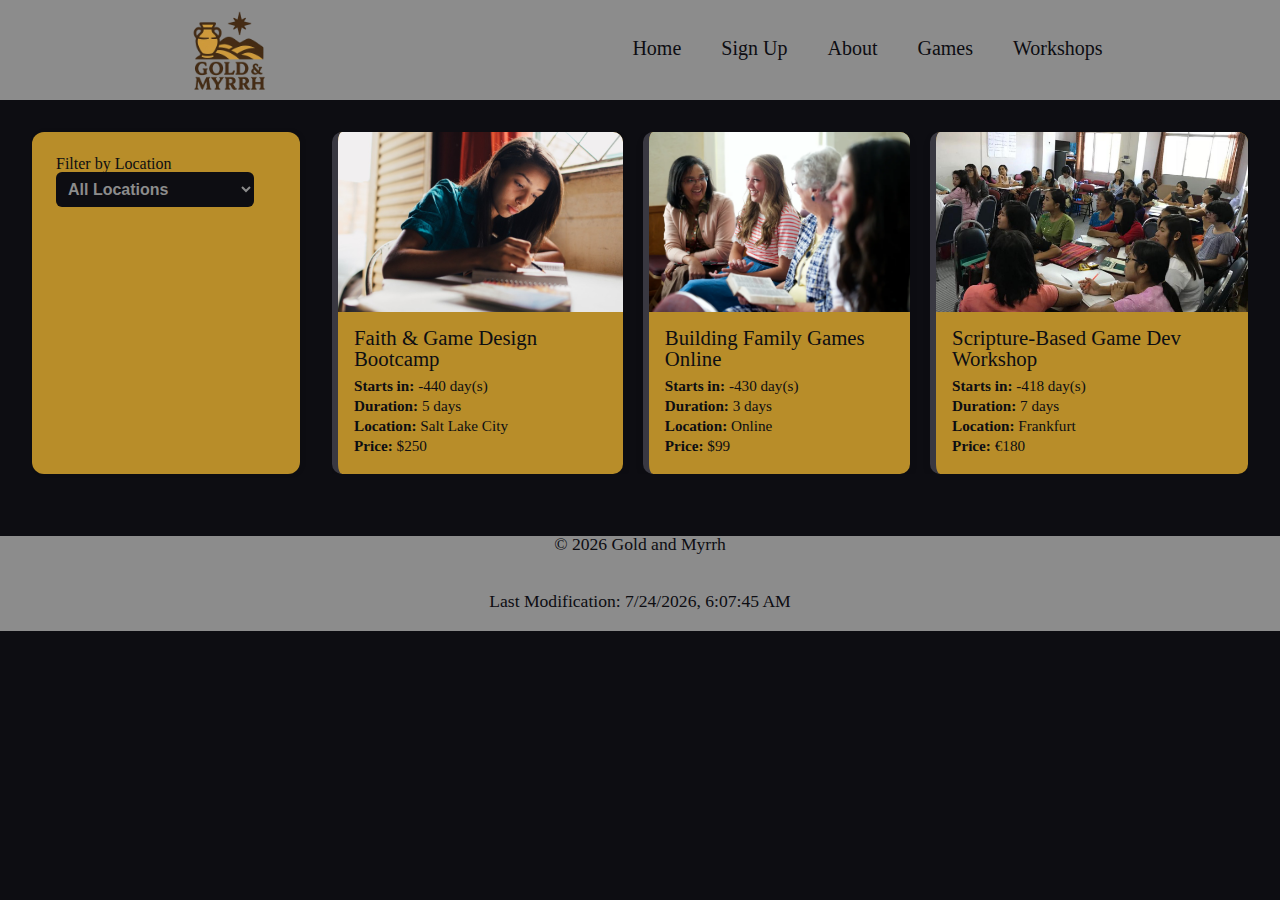
<file: project/workshops.html>
<!DOCTYPE html>
<html lang="en-US">
    <head>
        <meta charset="utf-8">
        <meta name="description" content="A page that displays all fo the workshops for Gold and Myrrh">
        <meta name="author" content="Micah Brown">
        <meta name="viewport" content="width=device-width,initial-scale=1.0">

        <!--  Essential META Tags -->
        <meta property="og:title" content="FFM Chamber of Commerce">
        <meta property="og:type" content="website" />
        <meta property="og:image" content="https://mcwise02.github.io/wdd231/chamber/images/frankfurt-germany.jpg">
        <meta property="og:url" content="https://mcwise02.github.io/wdd231/chamber/directory.html">
        <meta name="twitter:card" content="summary_large_image">

        <!--  Non-Essential, But Recommended -->
        <meta property="og:description" content="Building Community and bettering one another along the way.">
        <meta property="og:site_name" content="FFFM Chamber of Commerce">
        <meta name="twitter:image:alt" content="Alt text for image">

        <!--  Non-Essential, But Required for Analytics -->
        <meta property="fb:app_id" content="1111111111" />
        <meta name="twitter:site" content="@ffm-chamber_of_commerce">

        <script src="scripts/interface_interaction.js" defer></script>
        <script src="scripts/getdates.js" defer></script>
        <script src="scripts/workshops.js" type="module"></script>


        <link rel="stylesheet" href="styles/normalize.css">
        <link rel="stylesheet" href="styles/base.css">
        <link rel="stylesheet" href="styles/smaller.css" media="screen and (max-width: 768px)">
        <link rel="stylesheet" href="styles/larger.css" media="screen and (min-width: 769px)">


        <link rel="icon" href="favicon.ico">
        <title>Work Shops Display Page</title>
        <link rel="preconnect" href="https://fonts.googleapis.com">
        <link rel="preconnect" href="https://fonts.gstatic.com" crossorigin>
        <link href="https://fonts.googleapis.com/css2?family=Oswald:wght@200..700&family=Roboto:ital,wght@0,100..900;1,100..900&family=Rock+Salt&family=Smooch+Sans:wght@100..900&display=swap" rel="stylesheet">    </head>
    <body>
        <header>
            <img src="images/logo.webp" alt="Gold and Myrrh" loading="lazy">
            <div class="nav-div">
                <button class="ham-button">&#9776;</button>
                <nav>
                    <a  href="./index.html">Home</a>
                    <a href="./sign_up.html">Sign Up</a>
                    <a href="./about.html">About</a>
                    <a href="./games.html">Games</a>
                    <a class="current-menu-item" href="./workshops.html">Workshops</a>
                </nav>

            </div>
        </header>
        <div class="workshop-page">
            <aside class="workshop-filter-bar">
              <h3>Filter by Location</h3>
              <select id="locationFilter">
                <option value="all">All Locations</option>
                <option value="Salt Lake City">Salt Lake City</option>
                <option value="Frankfurt">Frankfurt</option>
                <option value="Online">Online</option>
              </select>
            </aside>
        
            <main class="workshop-container" id="workshopContainer">

            </main>
          </div>
          <div id="workshopModal" class="modal">
            <div class="modal-content">
              <span class="close">&times;</span>
              <h2 id="modalTitle"></h2>
              <p id="modalDescription"></p>

            </div>
          </div>
        <footer>
            <p>
                <span id="currentyear">Gold and Myrrh</span> </p>
            <p class="lastModified" id="lastModified">

            </p>
        </footer>
    </body>
</html>
</file>
<file: styles/base.css>
:root {
    --primary-color: #2C3E50;  /* Dark blue-gray */
    --secondary-color: #E67E22; /* Warm orange */
    --font-family: 'Inter', sans-serif; /* Clean and professional font */
  }

  body {
    display: flex;
    flex-direction: column;
    font-family: var(--font-family);
    color: var(--primary-color);
  }

div {
    padding: 10px;
}

header {
    border-radius: 10px;
    display: flex;
    flex-direction: column;
    background-color: var(--primary-color);
    color: aliceblue;
}

h1 {
    display: flex;
    justify-content: center;
    align-items: center;
    width: 100%;
    color: var(--secondary-color);
}

.navheader {
    border-bottom-right-radius: 10px;
    border-bottom-left-radius: 10px;
    background-color: #E67E22;
    display: flex;
    flex-direction: row;
    justify-content: space-around;
    align-items: center;
    width: 100%;
}

.navheader a {
    color: white; /* Makes links white */
    text-decoration: none; /* Removes underline */
    font-weight: bold;
    transition: color 0.3s ease; /* Smooth color transition on hover */
}

.navheader a:hover {
    color: lightgray; /* Changes color on hover */
    text-decoration: underline; /* Optional: Adds underline on hover */
}

.cardcontainer {
    padding-top: 20px;
    padding-bottom: 20px;
    padding-left:10px;
    padding-right: 10px;
    display: grid;
    grid-template-columns: 2fr 1fr; /* First card takes 2 columns, second card takes 1 */
    gap: 1rem;
}

h2 {
    border-radius: 10px;
    border: 3px solid var(--primary-color);
    background-color: white;
    color: var(--primary-color);
    margin: 0px;
    width: 100%;
    text-align: center;
}

.card {
    border-radius: 10px; /* Makes cards rounded */
    background-color: var(--primary-color);
    color: antiquewhite;
    padding-right: 5px;

}

.aboutmecontainer {
    display: grid;
    grid-template-columns: 3fr 1fr;
}

.aboutme {
    display: flex;
    flex-direction: row;
}

nav ul {
    list-style-type: disc; /* Adds bullet points */
    padding-left: 20px;    /* Adds some padding for proper alignment */
}

nav a {
    text-decoration: none; /* Optional: removes underline from links */
    color: rgb(230, 112, 112); /* Optional: you can set your preferred color for links */
}
nav a:hover {
    color: white; /* Changes text color on hover */
    background-color: var(--primary-color); /* Adds background color on hover */
    padding: 5px 10px; /* Adds padding around the link on hover */
    border-radius: 5px; /* Rounds the corners of the background */
}
nav li {
    padding: 10px;
}

footer {
    color: antiquewhite;
    border-radius: 10px;
    padding: 10px;
    display: flex;
    flex-direction: column;
    align-items: center;
    justify-content: center;
    width: 100%;
    background-color: var(--primary-color);
}

img {
    border-radius: 10px;
    padding-top: 10px;
    padding-bottom: 10px;

    width: 100%;
}

.lastModified {
    color: white;
}
</file>
<file: project/styles/base.css>
:root {
    /* Color Scheme for "Gold and Myrrh" */
    --primary-gold: #393841;       /* Rich Gold for primary elements */
    --secondary-myrrh: #f1efed;     /* Earthy Myrrh Brown */
    --accent-cream: #0D0D12;        /* Soft Cream for backgrounds */
    --neutral-charcoal: #8c8c8c;    /* Dark Gray for text */
    --highlight-deepgold: #B88D29;  /* Deep Gold for accents */
    
    background-color: var(--accent-cream);
    color: var(--neutral-charcoal);
    font-size: 16px;
}

body {
    display: block;
}

header {
    display: flex;
    flex-direction: row;
    align-items: center;
    justify-content: space-around;
    background-color: var(--neutral-charcoal);
    color: var(--accent-cream);
}
header img{
    width: 100px;
}
nav{
    
    width: 100%;
    height: 100%;
    display: flex;
    flex-direction: row;
    align-items: baseline;
    justify-content: end;
    gap: 40px;
}

a {
    font-size: 1.25rem;
    text-decoration: none;
    color: var(--accent-cream);
    border-bottom: 4px solid transparent; /* Initially set border to transparent */
    transition: border-color 0.4s ease, border-width 0.4s ease; /* Transition effect */
}

a:hover {
    border-color: var(--highlight-deepgold); /* Change border color on hover */
    border-width: 4px; /* Make the border visible and thick */
}

.current-menu-item{
    border-color: var(--neutral-charcoal); /* Change border color on hover */
    border-width: 4px; /* Make the border visible and thick */
}

#new-releases {
    margin: 10px;
    background-image: url('../images/new_releases.jpg');
    background-size: cover;
    background-position: center;
    padding: 10px 20px;
    border-radius: 50px;
    overflow: hidden;
    position: relative;
}

#new-releases h2 {
    color: var(--highlight-deepgold);
    margin-bottom: 20px;
    font-size: 2rem;
    text-align: center;
    background-color: var(--primary-gold);
    opacity: .9;
    border-radius: 90px;
}

.carousel-item {
    background-color: rgba(212, 175, 55, 0.9); /* 70% opaque rich gold */    border-radius: 10px;
    padding: 20px;
    box-shadow: 0 4px 10px rgba(0, 0, 0, 0.3);
    text-align: center;
    font-size: x-large;
    color:var(--accent-cream);
}



#upcoming-workshops {
    margin: 10px;
    background-size: cover;
    background-position: center;
    padding: 10px 20px;
    border-radius: 50px;
    overflow: hidden;
    position: relative;
    margin-bottom: 30px;
}

#upcoming-workshops h2 {
    color: var(--secondary-myrrh);
    margin-bottom: 20px;
    font-size: 2rem;
    text-align: center;
}

.workshop-div h3 {
    background-color: var(--primary-gold);
    width: 100%;
    font-size: 2rem;
    color: var(--secondary-myrrh);
    text-align: center;

}


.workshop-item {
    display:flex;
    flex-direction: column;
    align-items: center;
    justify-content: end;
}

.workshop-item div {
    display:flex;
    flex-direction: column;
    align-items: center;
    justify-content: end;
    gap: 30px;
    width: 100%;
    background-color: var(--primary-gold);
}


.learn-button {
    background-color: #007BFF; /* Modern blue background */
    color: white; /* White text color */
    font-size: 16px; /* Comfortable font size */
    font-weight: 600; /* Slightly bold text */
    padding: 12px 24px; /* Adequate padding for a nice click area */
    border-radius: 8px; /* Rounded corners for a modern look */
    border: none; /* Remove default border */
    cursor: pointer; /* Show pointer cursor on hover */
    text-transform: uppercase; /* Make the text uppercase for emphasis */
    transition: all 0.3s ease-in-out; /* Smooth transition for hover effects */
    box-shadow: 0 4px 10px rgba(0, 0, 0, 0.1); /* Subtle shadow for depth */
}

.learn-button:hover {
    background-color: #0056b3; /* Darker blue for hover effect */
    transform: translateY(-2px); /* Slight lift on hover */
    box-shadow: 0 6px 15px rgba(0, 0, 0, 0.15); /* Enhanced shadow on hover */
}

.learn-button:focus {
    outline: none; /* Remove default outline */
    box-shadow: 0 0 5px rgba(0, 123, 255, 0.5); /* Subtle glow effect when focused */
}

.learn-button:active {
    transform: translateY(2px); /* Slight depression effect when clicked */
    box-shadow: 0 2px 5px rgba(0, 0, 0, 0.2); /* Shadow adjustment on click */
}

.mission-section {
    background: var(--highlight-deepgold);
    border-left: 6px solid var(--primary-gold);
    border-radius: 12px;
    box-shadow: 0 4px 12px rgba(0,0,0,0.05);
    align-self: center;
    margin: 10px;
    background-size: cover;
    background-position: center;
    padding: 10px 20px;
    border-radius: 50px;
    overflow: hidden;
    position: relative;
    margin-bottom: 30px;
  }
  
  .mission-section h2 {
    color: var(--primary-gold);
    font-size: 2rem;
    margin-bottom: 1rem;
  }
  
  .mission-section p {
    line-height: 1.6;
    font-size: 1.1rem;
  }
  
  .mission-buttons {
    margin-top: 2rem;
  }
  
  .mission-buttons button {
    font-size: 1rem;
    padding: 0.75rem 1.5rem;
    border: none;
    border-radius: 8px;
    cursor: pointer;
    transition: background 0.3s ease, transform 0.2s ease;
    margin-right: 1rem;
  }
  
  .gold-btn {
    background-color: var(--primary-gold);
    color: white;
    margin: 10px
  }
  
  .gold-btn:hover {
    background-color: var(--highlight-deepgold);
    transform: translateY(-2px);
  }
  
  .myrrh-btn {
    background-color: var(--primary-gold);
    color: white;
    margin: 10px

  }
  
  .myrrh-btn:hover {
    background-color: #5a3e24;
    transform: translateY(-2px);
  }

.missiondiv {
    display:flex;
    flex-direction: column;
    align-items: center;
    margin: 10px;
}

footer {
    display:flex;
    flex-direction: column;
    align-items: center;
    justify-content: space-around;
    gap: 10px;
    height: 100%;
    margin-top: 30px;
    background-color: var(--neutral-charcoal);
    
}
footer p {
  color: var(--accent-cream);
}
.lastModified {
    margin-bottom: 20px;
}

label {
    font-weight: bold;
    color: var(--accent-cream);
    margin-bottom: 8px;
    display: block;
}
.form-container h2 {
  color: var(--accent-cream)
}
input[type="text"], input[type="email"], input[type="password"], input[type="checkbox"] {
    padding: 10px;
    margin: 10px 0 20px;
    border: 2px solid var(--secondary-myrrh);
    border-radius: 5px;
    font-size: 1rem;
    background-color: #fff;
    transition: border-color 0.3s;
}

input[type="checkbox"] {
    width: auto;
    margin-right: 10px;
    display: inline-block;
}

input[type="text"]:focus, input[type="email"]:focus, input[type="password"]:focus {
    border-color: var(--highlight-deepgold);
    outline: none;
}

.btn {
    width: 100%;
    padding: 12px;
    background-color: var(--primary-gold);
    color: white;
    border: none;
    border-radius: 5px;
    font-size: 1.25rem;
    cursor: pointer;
    transition: background-color 0.3s;
}
header img {
  width: 100px;
  height: 100px;
}
.btn:hover {
    background-color: var(--highlight-deepgold);
}

.terms {
    font-size: 0.9rem;
    color: var(--accent-cream);
}

.terms a {
    color: var(--accent-cream);
    text-decoration: none;
}

.terms a:hover {
    text-decoration: underline;
}

.form-container {
    background-color:var(--highlight-deepgold);
    margin: 10px;
    border-radius: 10px;
    box-shadow: 0 4px 8px rgba(0, 0, 0, 0.1);
    padding: 10px;
}

form {
    display: flex;
    flex-direction: column;
    padding: 10px;
}

h2 {
    font-size: 2rem;
    color: var(--neutral-charcoal);
}


.thank-you-container {
    margin: 20px;
    text-align: center;
    padding: 40px;
    background: var(--highlight-deepgold);
    border-radius: 15px;
    box-shadow: 0 10px 20px rgba(0,0,0,0.1);
    position: relative;
    overflow: hidden;
  }
  .thank-you-container p{
    color: var(--accent-cream)

  }

  .thank-you-container h1 {
    color: var(--accent-cream);

  }
  h1 {
    font-size: 2.5rem;
    color: var(--primary-gold);
    margin-bottom: 10px;
  }

  p {
    font-size: 1.1rem;
    margin-bottom: 30px;
    color: var(--secondary-myrrh);
  }

  .sparkle {
    position: absolute;
    width: 8px;
    height: 8px;
    background: var(--primary-gold);
    border-radius: 50%;
    opacity: 0.7;
    animation: sparkle 3s infinite ease-in-out;
  }

  @keyframes sparkle {
    0%, 100% { transform: scale(0.8) rotate(0deg); opacity: 0.6; }
    50% { transform: scale(1.5) rotate(180deg); opacity: 1; }
  }

  .btn-home {
    padding: 12px 24px;
    background-color: var(--primary-gold);
    color: white;
    font-weight: bold;
    border: none;
    border-radius: 8px;
    font-size: 1.1rem;
    cursor: pointer;
    text-decoration: none;
    transition: background-color 0.3s ease;
  }

  .btn-home:hover {
    background-color: var(--highlight-deepgold);
  }

  .halo {
    position: absolute;
    top: -20px;
    left: 50%;
    transform: translateX(-50%);
    width: 120px;
    height: 120px;
    background: radial-gradient(circle, rgba(212,175,55,0.3) 0%, rgba(212,175,55,0) 80%);
    border-radius: 50%;
    filter: blur(15px);
  }




  .mission p {
    font-size: 1.2rem;
    text-align: center;
    max-width: 800px;
    margin: auto;
  }

  .team {
    display: grid;
    grid-template-columns: repeat(auto-fit, minmax(250px, 1fr));
    gap: 2rem;
    margin-top: 2rem;
  }

  .member {
    background-color: var(--highlight-deepgold);
    border-radius: 12px;
    padding: 1rem;
    box-shadow: 0 5px 15px rgba(0,0,0,0.1);
    text-align: center;
  }

  .member img {
    width: 100%;
    max-width: 150px;
    height: 150px;
    border-radius: 50%;
    object-fit: cover;
    margin-bottom: 1rem;
  }

  .member h4 {
    margin: 0.5rem 0;
    color: var(--accent-cream);
  }

  .member blockquote {
    font-style: italic;
    font-size: 0.95rem;
    color: var(--accent-cream);  }

  .member p {
    color: var(--accent-cream);
  }

  .history {
    text-align: left;

  }

  .history h2 {
    text-align: center;
    margin-bottom: 10px;
    color: var(--secondary-myrrh);
  }
  .history p {
    font-size: 2rem;
  }

  .cta {
    background-color: var(--primary-gold);
    color: white;
    text-align: center;
    padding: 3rem 1rem;
    margin: 1rem 1rem 0rem 1rem;
    border-radius: 5px;


  }

  .cta h2 {
    color: white;
    margin-bottom: 20px;
  }

  .cta p{
    font-size: x-large;
  }

  .cta a {
    display: inline-block;
    margin-top: 1rem;
    padding: 0.75rem 2rem;
    background-color: white;
    color: var(--primary-gold);
    border-radius: 8px;
    font-weight: bold;
    text-decoration: none;
    transition: background 0.3s;
  }

  .cta a:hover {
    background-color: var(--highlight-deepgold);
    color: white;
  }

.mission {
    padding: 1rem;
    
    margin: 10px 50px 10px 50px;
    background-color: var(--highlight-deepgold);
    border-left: 6px solid var(--neutral-charcoal); /* Light gold border on the left */

    border-radius: 12px

    
}

.team-sec {
    margin: 20px;
    text-align: center;
}

.team-sec h2 {
    background-color: var(--highlight-deepgold);
    color: var(--accent-cream);
    border-width: 4px;
    border-top-right-radius: 10px;
    border-top-left-radius: 10px;
    padding: 10px;
}

.mission h2 {
    text-align: center;
    padding: 10px;
    color: var(--accent-cream);
}

.mission p {
    color: var(--accent-cream);
}


.contact-container {
    max-width: 600px;
    margin: 3rem auto;
    background-color: white;
    padding: 2rem;
    border-left: 8px solid var(--primary-gold);
    border-radius: 0.5rem;
    box-shadow: 0 0 10px rgba(0,0,0,0.1);
  }
  
  .contact-container h1 {
    color: var(--secondary-myrrh);
    margin-bottom: 0.5rem;
  }
  
  .contact-form label {
    display: block;
    margin: 1rem 0 0.25rem;
    font-weight: bold;
  }
  
  .contact-form input,
  .contact-form textarea {
    width: 100%;
    padding: 0.75rem;
    border: 1px solid #ccc;
    border-radius: 0.3rem;
    font-size: 1rem;
  }
  
  .contact-form button {
    margin-top: 1.5rem;
    background-color: var(--primary-gold);
    color: white;
    border: none;
    padding: 0.75rem 1.5rem;
    border-radius: 0.3rem;
    cursor: pointer;
    transition: background-color 0.3s ease;
    font-weight: bold;
  }
  
  .contact-form button:hover {
    background-color: var(--highlight-deepgold);
  }

  .thank-you {
    display: none;
    background-color: var(--primary-gold);
    color: white;
    padding: 1rem;
    border-radius: 6px;
    font-weight: bold;
    margin-bottom: 1rem;
    text-align: center;
    animation: fadeIn 0.5s ease forwards;
  }
  
  @keyframes fadeIn {
    from { opacity: 0; transform: translateY(-10px); }
    to { opacity: 1; transform: translateY(0); }
  }

  .games-page {
    display: flex;
    background-color: var(--accent-cream);
    min-height: 100vh;
  }
  
  .filter-bar {
    width: 200px;
    padding: 1rem;
    background-color: var(--highlight-deepgold);
    color: white;
  }
  
  .filter-bar h3 {
    margin-bottom: 0.5rem;
  }
  
  .games-container {
    display: grid;
    grid-template-columns: repeat(auto-fill, minmax(280px, 1fr));
    gap: 1rem;
    padding: 2rem;
    flex: 1;
  }
  
  .game-card {
    background-color: var(--highlight-deepgold);
    border-left: 6px solid var(--primary-gold);
    border-radius: 8px;
    box-shadow: 0 4px 6px rgba(0,0,0,0.1);
    overflow: hidden;
    display: flex;
    flex-direction: column;
    transition: transform 0.3s;
    max-height: 450px;
  }

  .game-card p {
    color: var(--accent-cream);
  }
  
  .game-card:hover {
    transform: scale(1.03);
  }
  
  .game-card img {
    width: 100%;
    height: 200px;
    object-fit: cover;

  }
  
  .game-card .info {
    padding: 1rem;
  }
  
  .game-card h4 {
    margin: 0.25rem 0;
    color: var(--accent-cream);
  }
  
  .game-card .price {
    color: var(--accent-cream);
    font-weight: bold;
  }
  
  .filter-bar {
    width: 220px;
    padding: 2rem 1.5rem;
    background-color: var(--highlight-deepgold);
    color: var(--accent-cream);
    box-shadow: 2px 0 6px rgba(0, 0, 0, 0.1);
    border-right: 4px solid var(--primary-gold);
    border-top-left-radius: 12px;
    border-bottom-left-radius: 12px;
    display: flex;
    flex-direction: column;
    gap: 1rem;
  }
  
  .filter-bar h3 {
    margin: 0;
    font-size: 1.25rem;
    color: var(--accent-cream);
  }
  
  #categoryFilter {
    padding: 0.5rem 0.75rem;
    font-size: 1rem;
    border: none;
    border-radius: 6px;
    background-color: var(--accent-cream);
    color: var(--neutral-charcoal);
    outline: none;
    transition: all 0.3s ease;
    cursor: pointer;
    font-weight: bold;
  }
  
  #categoryFilter:hover {
    background-color: var(--primary-gold);
    color: white;
  }
  
  #categoryFilter:focus {
    box-shadow: 0 0 0 2px var(--primary-gold);
  }
  

  .workshop-page {
    display: flex;
    padding: 2rem;
    gap: 2rem;
  }
  
  .workshop-filter-bar {
    width: 220px;
    background-color: var(--highlight-deepgold);
    padding: 1.5rem;
    border-radius: 12px;
    color: var(--accent-cream);

    box-shadow: 2px 0 5px rgba(0,0,0,0.1);
  }
  
  .workshop-filter-bar select {
    width: 90%;
    padding: 0.5rem;
    font-size: 1rem;
    border: none;
    border-radius: 6px;
    background-color: var(--accent-cream);
    color: var(--neutral-charcoal);
    font-weight: bold;
    cursor: pointer;
  }
  
  .workshop-container {
    display: grid;
    grid-template-columns: repeat(auto-fill, minmax(320px, 1fr));
    gap: 2rem;
    flex: 1;
  }
  
  .workshop-card {
    background-color: var(--highlight-deepgold);
    border-left: 6px solid var(--primary-gold);
    border-radius: 10px;
    overflow: hidden;
    box-shadow: 0 4px 8px rgba(0,0,0,0.08);
    display: flex;
    flex-direction: column;
  }
  
  .workshop-card img {
    width: 100%;
    height: 180px;
    object-fit: cover;
  }
  
  .workshop-info {
    padding: 1rem;
    color: var(--accent-cream)
  }
  
  .workshop-info h2 {
    margin: 0 0 0.5rem 0;
    font-size: 1.3rem;
    color: var(--accent-cream)
  }
  
  .workshop-info p {
    margin: 0.3rem 0;
    font-size: 0.95rem;
    color: var(--accent-cream)

  }
  
  .tag {
    font-weight: bold;
    color: var(--accent-cream)

  }

  .carousel-image {
    width: 60%;
    max-height: 200px;
    object-fit: cover;
    opacity:1;
  }

  #welcome-message {
    background: linear-gradient(135deg, #D4AF37, #FFBF00); /* Gold gradient */
    color: var(--accent-cream);
    text-align: center;
    padding: 20px;
    font-size: 1.5em;
    border-radius: 8px;
    margin: 20px auto;
    max-width: 600px;
    box-shadow: 0 4px 8px rgba(0, 0, 0, 0.2);
    transition: all 0.3s ease;
  }

  .modal {
    display: none; 
    position: fixed;
    z-index: 1; 
    left: 0;
    top: 0;
    width: 100%; 
    height: 100%; 
    overflow: auto; 
    background-color: rgba(0, 0, 0, 0.4); 
    padding-top: 60px;
  }
  
  .modal-content {
    background-color: #fefefe;
    margin: 5% auto;
    padding: 20px;
    border: 1px solid #888;
    width: 80%;
    max-width: 600px;
    color: var(--accent-cream);

  }

  .modal-content h2 {
    color: var(--accent-cream)

  }

  .modal-content p {
    color: var(--accent-cream)

  }
  
  .close {
    color: #aaa;
    float: right;
    font-size: 28px;
    font-weight: bold;
  }
</file>
<file: project/styles/smaller.css>
.arrow {
    rotate:calc(90deg);
    position: absolute;
    transform: translateY(-50%);
    background-color: rgba(0, 0, 0, 0.5);
    color: white;
    border: none;
    font-size: 2rem;
    padding: 10px;
    cursor: pointer;
    z-index: 1;

}

.arrow.left {
    right: 50%;
    top: 87%
}

.arrow.right {
    right: 50%;
    bottom: 87%
}



.carousel-wrapper {
    position: relative;
    max-width: 1000px;
    margin: 0 auto;
}

.carousel-container {
    display: flex;
    justify-content: center;
    align-items: center;
    overflow: hidden;
    gap: 20px;
}

.carousel-track {
    display: flex;
    align-items: center;
    justify-content: center;
    width: 90%;
    height: 300px;
    flex-direction: column;
    transition: transform 0.5s ease;
    gap: 20px;
    
    
}

.carousel-item {
    width: 100%;
    height: 250px;
    border-radius: 10px;
    padding: 20px;
    flex-shrink: 0;
    box-shadow: 0 4px 10px rgba(0, 0, 0, 0.3);
    text-align: center;
}

.workshop-item {
    width: 100%;
    height: 100%;
    text-align: center;
    font-size: 1.25rem;

}
.workshop-item div{
    display:flex;
    flex-direction: column;
    align-items: center;
    justify-content: center;

    padding: 10px;

}

.workshop-div {
    display: flex;
    flex-direction: column;
    align-items: center;
    width: 100%;
    height: 400px;
    flex-shrink: 0;
    box-shadow: 0 4px 10px rgba(0, 0, 0, 0.3);
    margin: 10px;
    border-radius: 10px;
    overflow: hidden;

}


.workshop-wrapper {
    position: relative;
    max-width: 1100px;
    margin: 0 auto;
}

.workshop-container {
    display: flex;
    justify-content: center;
    align-items: center;
    overflow: hidden;
    gap: 20px;
    height: 600px;
}



.workshop-track {
    display: flex;
    align-items: center;
    justify-content: center;
    width: 90%;
    height: 300px;
    flex-direction: column;
    transition: transform 0.5s ease;
    gap: 20px;
    
    
}

.ham-button {
    background: none;
    border: none;
    font-size: 2rem;
    justify-self: baseline ;
    align-self: flex-end;
}

.ham-button:hover {
    background: none;
    border: none;
    font-size: 2rem;
    cursor:pointer;
}


header{
    display: grid;
    grid-template-columns: 1fr 1fr;
    align-items: flex-start;
}

nav {
    display: none;
    padding: 0px;
    padding-bottom: 10px;

}

nav.open{
    display: flex;
    flex-direction: column;
    align-items: baseline;
}

.nav-div {
    justify-content: flex-end;
    display: flex;
    flex-direction: column;
    width: 80%;
}


.history {
    margin: 0px 20px 0px 20px;
}

.workshop-page {
    flex-direction: column;
    padding: 1rem;
  }

  .workshop-filter-bar {
    width: 90%;
    margin-bottom: 1.5rem;
    border-radius: 10px;
    padding: 1rem;
  }

  .workshop-container {
    display: flex;
    flex-direction: column;
    gap: 1.5rem;
  }

  .workshop-card {
    flex-direction: column;
    display: flex;
    align-items: center;
    text-align: center;
  }

  .workshop-card img {
    width: 100%;
    height: auto;
    border-radius: 8px;
  }

  .workshop-info h2 {
    font-size: 1.1rem;
  }

  .workshop-info p {
    font-size: 0.9rem;
  }
  .workshop-info {
    padding: 1rem 0;
  }
  header {
    font-size: 1rem;
    padding: 0.75rem 1rem;
  }

  .games-container {
    display: grid;
    grid-template-columns: 1fr;
    gap: 1rem;
    padding: 2rem;
    flex: 1;
  }

  .filter-bar {
    width: 100px;
    padding: 10px;
    background-color: var(--highlight-deepgold);
    color: var(--accent-cream);
    box-shadow: 2px 0 6px rgba(0, 0, 0, 0.1);
    border-right: 4px solid var(--primary-gold);
    border-top-left-radius: 12px;
    border-bottom-left-radius: 12px;
    display: flex;
    flex-direction: column;
    gap: 1rem;
  }
</file>
<file: project/styles/larger.css>
nav {
    display: flex;
    flex-direction: row;
}

.carousel-wrapper {
    position: relative;
    max-width: 1100px;
    margin: 0 auto;
}

.carousel-container {
    display: flex;
    justify-content: center;
    align-items: center;
    overflow: hidden;
    gap: 20px;
}

.carousel-track {
    display: flex;
    transition: transform 0.5s ease;
    gap: 20px;
}

.carousel-item {
    width: 300px;
    height: 200px;
    border-radius: 10px;
    padding: 20px;
    flex-shrink: 0;
    box-shadow: 0 4px 10px rgba(0, 0, 0, 0.3);
    text-align: center;
}

.arrow {
    position: absolute;
    top: 50%;
    transform: translateY(-50%);
    background-color: rgba(0, 0, 0, 0.5);
    color: white;
    border: none;
    font-size: 2rem;
    padding: 10px;
    cursor: pointer;
    z-index: 1;
}

.arrow.left {
    left: 0;
}

.arrow.right {
    right: 0;
}

.workshop-wrapper {
    position: relative;
    max-width: 1100px;
    margin: 0 auto;
}

.workshop-container {
    display: flex;
    justify-content: center;
    align-items: center;
    overflow: hidden;
    gap: 20px;
}

.workshop-track {
    display: flex;
    transition: transform 0.5s ease;
    gap: 20px;
}

.workshop-item {
    width: 100%;
    height: 100%;
    text-align: center;
    height: 100%;
    font-size: 1.25rem;

}


.workshop-div {
    display: flex;
    flex-direction: column;
    align-items: center;

    width: 650px;
    height: 600px;
    flex-shrink: 0;
    box-shadow: 0 4px 10px rgba(0, 0, 0, 0.3);
    margin: 10px;
    border-radius: 10px;
    overflow: hidden;

}



.ham-button {
    display: none;
}

.history {
    margin: 0px 200px 0px 200px;
}

.carousel-image {
    width: 90%;
    max-height: 150px;
    object-fit: cover;
    opacity:1;
  }
</file>
<file: styles/temple-base.css>
/* styles.css */
:root {
    --main-blue: #003366;  /* Deep Blue */
    --accent-gold: #FFD700; /* Warm Gold */
}

header{
    background-color: var(--main-blue);
    color:rgb(255, 255, 255);
}


header img {
    width:30%
}


nav {
    background-color: var(--accent-gold);
    color: var(--main-blue);
    display: flex;
    flex-direction: column;
}

.menuLinks .current-menu-item {
    color: #004181;
    background-color: #d8b801;
}

.menuLinks .current-menu-item:hover {
    color: #004181;
    background-color: #d8b801;
}

.menuLinks li {
    padding: .25rem 2lvw;
    text-decoration: none;
    list-style: none;
}
.menuLinks a {
    padding: .25rem 2lvw;
    text-decoration: none;
    color: var(--main-blue);
}
.menuLinks a:hover {
    color: #2c66a0;

}
.menuLinks li:hover {
    color: #2c66a0;
    background-color: #ffdf29;
}

#grid-view {
    min-width: 75px;
    min-height: 75px;
    background-image: url("../images/grid-view.webp");
    background-size: cover;  
    background-position: center; 
    background-repeat: no-repeat; 
    cursor: pointer;
    display: inline-block;
    }

.selected {
    background-color: rgb(21, 21, 141);
}

#line-view {
    min-width: 75px;
    min-height: 75px;
    background-image: url("../images/list-view.png");
    background-size: cover;  
    background-position: center; 
    background-repeat: no-repeat; 
    cursor: pointer;
    display: inline-block;
}

h1 {
    color: var(--accent-gold);
    font-size: 2rem;
    margin-top: 20px;
    align-self: center;
}



section {margin: 1rem auto;
     max-width: 960px;
     padding: .5rem;
     display:flex;
     align-items: center;
     justify-content: center;
     flex-direction: column;
}


.menuLinks li



.lastModified {
    margin-bottom: 20px;
}

main { 
    max-width: 800px;
    margin: 0 auto;
  }


h2 {
    text-align: center;
}


footer {
    color: var(--accent-gold);
    border-radius: 10px;
    margin-top: 10px;
    display: flex;
    flex-direction: column;
    align-items: center;
    justify-content: center;
    width: 100%;
    background-color: var(--main-blue);
}

/* Default (for larger screens) */
header div {
    display: flex;
    flex-direction: column;
}

/* When the screen width is 768px or smaller (adjust if needed) */
@media (max-width: 768px) {
    header div {
        width: 100%;
    }
}




form {
    background-color: white;
    padding: 2rem;
    border-radius: 12px;
    box-shadow: 0 4px 12px rgba(0, 0, 0, 0.1);
    max-width: 600px;
    margin: auto;
    border: 2px solid var(--main-blue);
}

label, legend {
    display: block;
    margin-top: 1.2rem;
    font-weight: bold;
    color: var(--main-blue);
}

input[type="text"],
input[type="date"],
select,
textarea {
    width: 100%;
    padding: 0.6rem;
    margin-top: 0.3rem;
    border: 1px solid #ccc;
    border-radius: 6px;
    font-size: 1rem;
}

select:invalid {
    color: gray;
}

input[type="checkbox"],
input[type="radio"] {
    margin-right: 0.5rem;
}

fieldset {
    border: none;
    padding: 0;
    margin-top: 1.2rem;
}

input[type="submit"] {
    background-color: var(--main-blue);
    color: white;
    border: none;
    padding: 0.8rem 1.6rem;
    font-size: 1rem;
    border-radius: 6px;
    cursor: pointer;
    margin-top: 1.5rem;
    transition: background-color 0.3s ease;
}

input[type="submit"]:hover {
    background-color: var(--accent-gold);
    color: var(--main-blue);
}
</file>
<file: styles/temples.css>
header {
    display: flex;
    flex-direction: row;
}

.menuLinks {
    display: none;
}

.menuLinks li {
    text-align: right;
}



#navButton {
    font-size: 2rem;
    background: none;
    border: none;
    cursor: pointer;
    width: 100%;
    text-align: right;
    padding: .25rem 2vw;
}

.open{
    display: block;
    padding: .75rem 2vw;
}
figure {background-color:#fff;
text-align: center;}
img { width: 100%; height: auto; margin: .5rem;}



.card {
    background-color: rgb(199, 199, 199);
    border-radius: 10px;
    width: 100%;
    display:flex;
    flex-direction: column;
    align-items: center;
    justify-content: space-around;
}



img {
    max-width: 300px;
    height: auto;
    margin: 0.5rem;
    box-shadow: 0 4px 8px rgba(0, 0, 0, 0.2);
  }
  

#card-container {
    display:grid; 
    grid-template-columns: repeat(auto-fit, minmax(200px, 1fr)); 
    grid-gap: 25px;

}
</file>
<file: styles/temples-large.css>
#navButton {
    display:none;
}



.menuLinks {
    display: flex;
    flex-direction: row;
    font-size: 2rem;
    justify-content: space-around;
}

figure {
    display:flex;
    flex-direction: column;
    align-items: center;
    margin: 0px;
}

#card-container {
    display:grid; 
    grid-template-columns: repeat(auto-fit, minmax(200px, 1fr)); 
    grid-gap: 25px;

}



main div {
    width: 90%;
    text-align: center;
    display: grid;

}



.hero-image-div {
    width: 100%;
    display: flex;
    text-align: center;
    align-items: center;
    justify-content: center;
}



.card {
    background-color: gray;
    border-radius: 10px;
    width: 100%;
    display:flex;
    flex-direction: column;
    align-items: center;
    justify-content: space-around;
}



img { max-width: 200px; height: auto; margin: .5rem;}
</file>
<file: project/styles/site-plan_base.css>
/* styles.css */
:root {
    /* Color Scheme for "Gold and Myrrh" */
    --primary-gold: #393841;       /* Rich Gold for primary elements */
    --secondary-myrrh: #f1efed;     /* Earthy Myrrh Brown */
    --accent-cream: #0D0D12;        /* Soft Cream for backgrounds */
    --neutral-charcoal: #8c8c8c;    /* Dark Gray for text */
    --highlight-deepgold: #B88D29;  /* Deep Gold for accents */
    
    background-color: var(--accent-cream);
    color: var(--neutral-charcoal);
    font-size: 16px;
    font-family: 'Segoe UI', Tahoma, Geneva, Verdana, sans-serif;
}

body {
    display: flex;
    flex-direction: column;
    align-items: center;
    justify-content: space-around;
    gap: 20px;
    padding: 20px;
}

section {
    width: 90%;
    background: var(--primary-gold);
    border: 2px solid var(--highlight-deepgold); 
    border-radius: 12px;
    display: flex;
    flex-direction: column;
}

section button {
    text-align: center;
    color: var(--secondary-myrrh);
    background: none;
    border: none;
    font-size: 24px;
    cursor: pointer;
    padding: 10px;
    transition: transform 0.3s;
}

section button:hover {
    transform: rotate(180deg);
}

.content {
    display: none;
}

.content.open {
    display: flex;
    flex-direction: column;
    padding: 20px;
    background: var(--accent-cream);
    color: var(--neutral-charcoal);
    border-radius: 8px;
    box-shadow: 0 2px 8px rgba(0, 0, 0, 0.1);
    margin: 10px;
}

h1 {
    color: var(--secondary-myrrh);
    width: 100%;
    text-align: center;
    border-top-left-radius: 12px;
    border-top-right-radius: 12px;
    background-color: var(--primary-gold);
    font-size: 24px;
}

h2 {
    color: var(--secondary-myrrh);
    text-align: left;
    margin-bottom: 10px;
    font-size: 20px;
}

p {
    color: var(--neutral-charcoal);
    line-height: 1.5;
    font-size: 16px;
}

#colorscheme.open  {
    display:grid;
    grid-template-columns: 1fr 1fr 1fr;
    align-items: center;
    justify-content: space-around;
}

#colorscheme h3 {
    font-size: 24px;
    color: var(--secondary-myrrh);
}

#colorscheme div {
    text-align: center;
}

#mobile-desktop.open {
    display: flex;
    flex-direction: row;
    align-items: center;
    gap: 10px;
    justify-content: center;
}

#mobile-desktop img {
    width: 100%;
    height: auto;
    display: block;
    object-fit: contain; /* Optional: keeps image within bounds nicely */
    border-radius: 8px;   /* Optional: adds nice rounded corners */
}

#mobile-desktop figure {
    padding: 10px;
    

}

.title {
    background-color: var(--accent-cream);
    color: var(--secondary-myrrh);
    font-weight: bold;
    font-size: 3rem;
}
</file>
